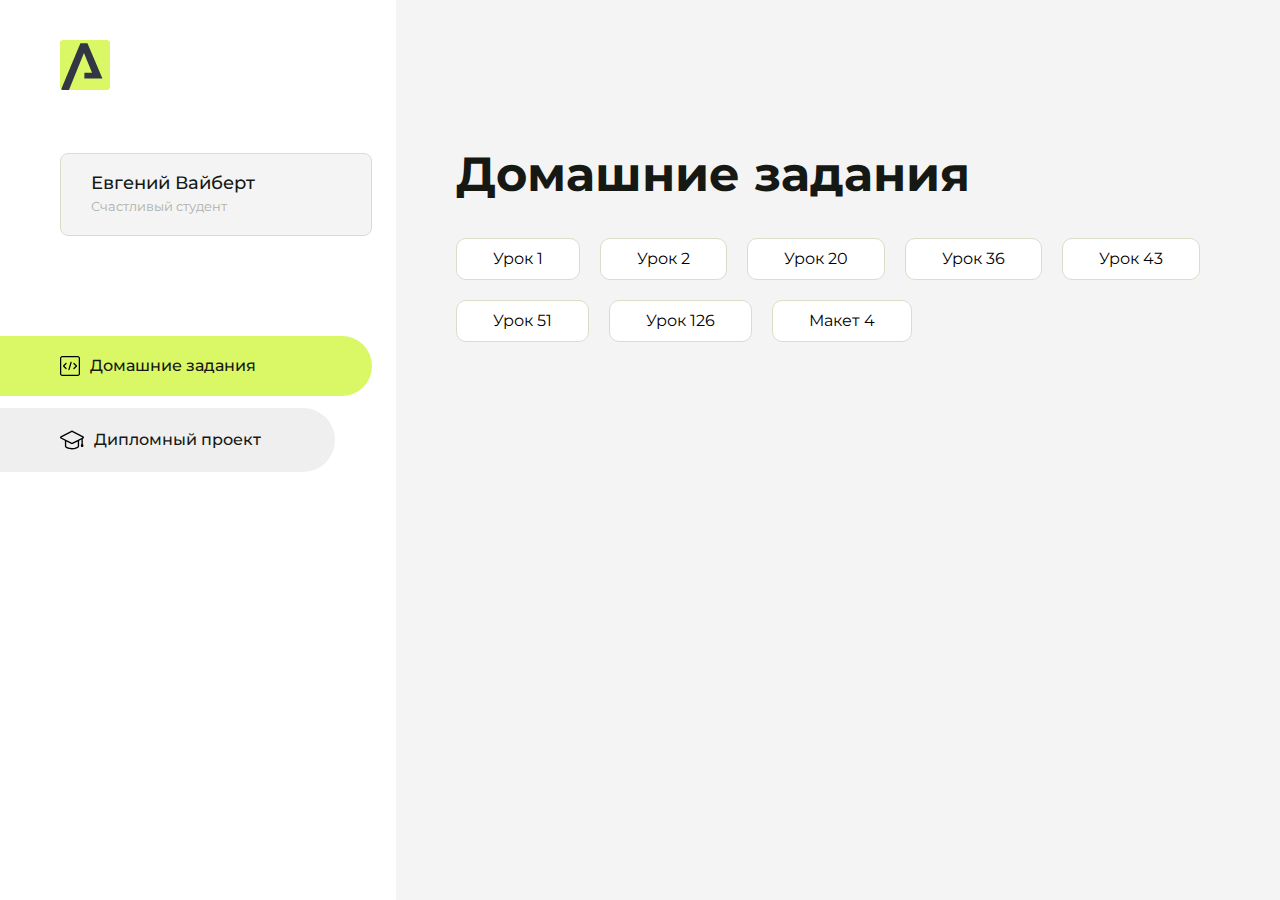
<file: index.html>
<!DOCTYPE html>
<html lang="en">
<head>
    <meta charset="UTF-8">
    <meta name="viewport" content="width=device-width, initial-scale=1.0">
    <title>Домашняя работа</title>
    <link rel="shortcut icon" href="src/logo.ico" type="image/x-icon">
    <link rel="preconnect" href="https://fonts.googleapis.com">
    <link rel="preconnect" href="https://fonts.gstatic.com" crossorigin>
    <link href="https://fonts.googleapis.com/css2?family=Montserrat:wght@400;500;700&family=Rubik:wght@500&display=swap"
          rel="stylesheet">
    <link rel="stylesheet" href="src/style.css">
</head>
<body id="body">
<div class="overlay" id="overlay"></div>
<div class="layout">
    <div class="burger" id="burger">
        <svg viewBox="0 0 24 24" fill="none" xmlns="http://www.w3.org/2000/svg">
            <g id="SVGRepo_bgCarrier" stroke-width="0"></g>
            <g id="SVGRepo_tracerCarrier" stroke-linecap="round" stroke-linejoin="round"></g>
            <g id="SVGRepo_iconCarrier">
                <path d="M4 18L20 18" stroke="#DAF765" stroke-width="2" stroke-linecap="round"></path>
                <path d="M4 12L20 12" stroke="#DAF765" stroke-width="2" stroke-linecap="round"></path>
                <path d="M4 6L20 6" stroke="#DAF765" stroke-width="2" stroke-linecap="round"></path>
            </g>
        </svg>
    </div>
    <aside class="sidebar" id="sidebar">
        <div class="sidebar__inner">
            <div class="logo">
                <svg width="50" height="50" viewBox="0 0 50 50" fill="none" xmlns="http://www.w3.org/2000/svg">
                    <g clip-path="url(#clip0_513_74730)">
                        <path d="M46.17 -0.257004H3.83C1.57281 -0.257004 -0.257 1.57281 -0.257 3.83V46.17C-0.257 48.4272 1.57281 50.257 3.83 50.257H46.17C48.4272 50.257 50.257 48.4272 50.257 46.17V3.83C50.257 1.57281 48.4272 -0.257004 46.17 -0.257004Z"
                              fill="#DAF765"/>
                        <path d="M24.375 38.4H42.461L27.441 3.1585H20.4355C20.4355 3.1585 6.7895 35.881 1.1945 49.294C2.015 50.0275 3.0945 50.257 3.6945 50.257H8.8445L23.954 13.07L32.0465 32.8285H24.375V38.4Z"
                              fill="#323843"/>
                    </g>
                    <defs>
                        <clipPath id="clip0_513_74730">
                            <rect width="50" height="50" fill="white"/>
                        </clipPath>
                    </defs>
                </svg>
            </div>
            <div class="sidebar__user">
                <div class="sidebar__name">Евгений Вайберт</div>
                <div class="sidebar__text">Счастливый студент</div>
            </div>
            <div class="sidebar__tabs">
                <div class="sidebar__item">
                    <button class="sidebar__button active" id="tasks">
                        <svg xmlns="http://www.w3.org/2000/svg" width="20" height="20" viewBox="0 0 20 20" fill="none">
                            <g clip-path="url(#clip0_704_74543)">
                                <path d="M17.7083 20H2.29167C1.0275 20 0 18.9725 0 17.7083V2.29167C0 1.0275 1.0275 0 2.29167 0H17.7083C18.9725 0 20 1.0275 20 2.29167V17.7083C20 18.9725 18.9725 20 17.7083 20ZM2.29167 1.25C1.7175 1.25 1.25 1.7175 1.25 2.29167V17.7083C1.25 18.2825 1.7175 18.75 2.29167 18.75H17.7083C18.2825 18.75 18.75 18.2825 18.75 17.7083V2.29167C18.75 1.7175 18.2825 1.25 17.7083 1.25H2.29167Z"
                                      fill="black"/>
                                <path d="M6.04167 13.125C5.88167 13.125 5.72167 13.0642 5.6 12.9417L3.1 10.4417C2.85583 10.1975 2.85583 9.80167 3.1 9.5575L5.6 7.0575C5.84417 6.81333 6.24 6.81333 6.48417 7.0575C6.72833 7.30167 6.72833 7.6975 6.48417 7.94167L4.42583 10L6.48417 12.0583C6.72833 12.3025 6.72833 12.6983 6.48417 12.9425C6.36167 13.0642 6.20167 13.125 6.04167 13.125Z"
                                      fill="black"/>
                                <path d="M8.95833 14.1667C8.9 14.1667 8.84 14.1583 8.78167 14.1417C8.45083 14.0442 8.26083 13.6967 8.35833 13.3658L10.4417 6.28251C10.5392 5.95084 10.8892 5.76417 11.2175 5.85917C11.5483 5.95667 11.7383 6.30417 11.6408 6.63501L9.5575 13.7183C9.47833 13.9908 9.22833 14.1667 8.95833 14.1667Z"
                                      fill="black"/>
                                <path d="M13.9583 13.125C13.7983 13.125 13.6383 13.0642 13.5167 12.9417C13.2725 12.6975 13.2725 12.3017 13.5167 12.0575L15.575 9.99916L13.5167 7.94083C13.2725 7.69666 13.2725 7.30083 13.5167 7.05666C13.7608 6.81249 14.1567 6.81249 14.4008 7.05666L16.9008 9.55666C17.145 9.80083 17.145 10.1967 16.9008 10.4408L14.4008 12.9408C14.2783 13.0642 14.1183 13.125 13.9583 13.125Z"
                                      fill="black"/>
                            </g>
                            <defs>
                                <clipPath id="clip0_704_74543">
                                    <rect width="20" height="20" fill="white"/>
                                </clipPath>
                            </defs>
                        </svg>
                        <span>Домашние задания</span></button>
                </div>
                <div class="sidebar__item">
                    <button class="sidebar__button" id="diplom">
                        <svg xmlns="http://www.w3.org/2000/svg" width="24" height="24" viewBox="0 0 24 24" fill="none">
                            <g clip-path="url(#clip0_704_74553)">
                                <path d="M23.2628 10.5971C23.7176 10.365 24 9.90375 24 9.39337C24 8.883 23.7176 8.42175 23.2628 8.18962L12.6135 2.75362C12.2291 2.55824 11.7705 2.55787 11.3854 2.75399L0.736875 8.19C0.282375 8.42175 0 8.883 0 9.39337C0 9.90375 0.282375 10.365 0.736875 10.5971L4.89038 12.7177V18.2074C4.89038 19.8154 8.412 21.393 12 21.393C15.5884 21.393 19.1096 19.815 19.1096 18.2074V12.7174L21.4609 11.517V15.8017L20.901 17.2305C20.7409 17.6389 20.7934 18.0994 21.0405 18.4616C21.2876 18.8246 21.6979 19.041 22.1366 19.041C22.5754 19.041 22.9852 18.8246 23.2324 18.462C23.4795 18.099 23.532 17.6385 23.3719 17.2301L22.8124 15.8021V10.827L23.2628 10.5971ZM17.7623 18.1721C17.6198 18.6375 15.3491 20.0419 12 20.0419C8.65088 20.0419 6.38025 18.6375 6.2415 18.2074V12.3037L6.23887 12.3019C6.23812 12.057 6.1065 11.8207 5.87325 11.7019L1.3515 9.39337L12 3.95737L22.6489 9.39337L12 14.8294L5.87325 11.7019C5.54063 11.5331 4.6695 11.6674 4.5 12C4.33012 12.3322 4.55813 12.5479 4.89038 12.7177L11.3857 16.0331C11.5781 16.1314 11.7889 16.1805 12 16.1805C12.2107 16.1805 12.4222 16.1314 12.6146 16.0331L17.7593 13.407L17.7623 18.1721Z"
                                      fill="black"/>
                            </g>
                            <defs>
                                <clipPath id="clip0_704_74553">
                                    <rect width="24" height="24" fill="white"/>
                                </clipPath>
                            </defs>
                        </svg>
                        <span>Дипломный проект</span></button>
                </div>
            </div>
        </div>

    </aside>
    <div class="content">
        <div class="container">
            <div class="content__block" id="tasksBlock">
                <div class="content__title">Домашние задания</div>
                <ul class="content__list">
                    <li class="content__list-item">
                        <a href="lesson-1/index.html">Урок 1</a>
                    </li>
                       <li class="content__list-item">
                        <a href="lesson-2/index.html">Урок 2</a>
                       </li>
                       <li class="content__list-item">
                        <a href="lesson20/index.html">Урок 20</a>
                    </li>
                         <li class="content__list-item">
                        <a href="lesson36/index.html">Урок 36</a>
                    </li>
                          <li class="content__list-item">
                        <a href="lesson43/index.html">Урок 43</a>
                    </li>
                           <li class="content__list-item">
                        <a href="lesson51/index.html">Урок 51</a>
                    </li>
                    </li>
                           <li class="content__list-item">
                        <a href="lessonjs/index.html">Урок 126</a>
                    </li>
                            <li class="content__list-item">
                        <a href="layout4/index.html">Макет 4</a>
                    </li>
                </ul>
            </div>
            <div class="content__block hidden" id="diplomBlock">
                <div class="content__title">Дипломный проект</div>
                <div class="content__list-diplom">
                    <a href="ПАПКА-С-НОМЕРОМ-УРОКА">Ссылка на ДЗ</a>
                </div>
                <div class="content__decor">
                    <div class="content__decor-text">Давай проверим, чему ты научился!</div>
                    <div class="content__decor-img">
                        <img src="src/decor.png" alt="decor">
                    </div>
                </div>
            </div>
        </div>
    </div>
</div>
<script src="src/index.js"></script>
</body>
</html>
</file>
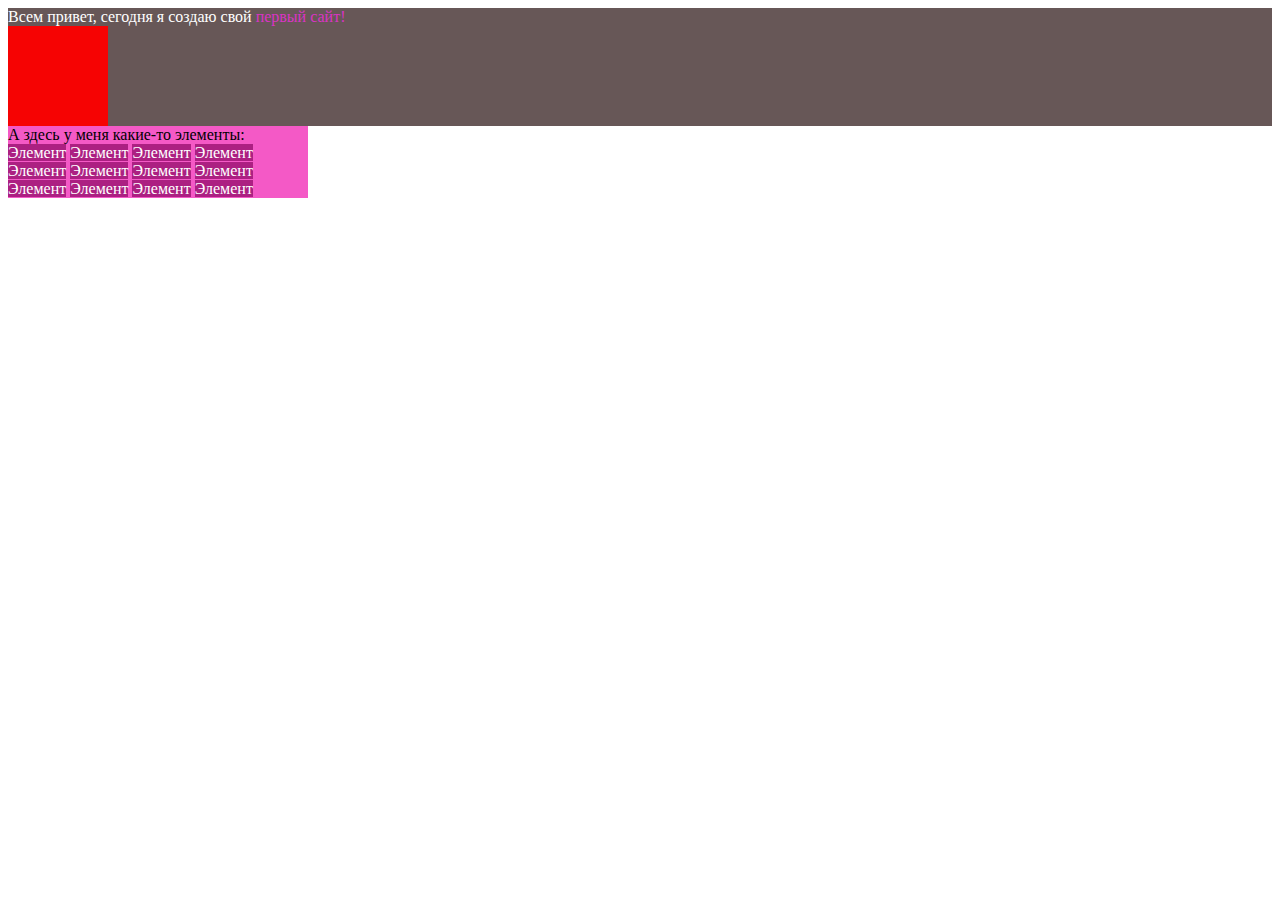
<file: lesson-1/index.html>
<!DOCTYPE html>
<html lang="en">

<head>
  <meta charset="UTF-8">
  <meta name="viewport" content="width=device-width, initial-scale=1.0">
  <title>Lesson-1</title>
  <style>
    .block-1{
      background: #372222c2;
      color: #fff;
    }
    .element-1{
      color: #da34c4;
    }
    .block-2{
      background: #f60303;
      width: 100px;
      height: 100px;
    }
    .block-3{
      background: #f459c6;
      width: 300px;
    }
    .element-2{
      background: #ac2082;
      color: #fff;
    }
    
  </style>
</head>

<body>
  <div class="block-1">
    Всем привет, сегодня я создаю свой <span class="element-1">первый сайт!</span>
    <div class="block-2"></div>
  </div>
  <div class="block-3">
    А здесь у меня какие-то элементы:
    <div>
      <span class="element-2">Элемент</span>
      <span class="element-2">Элемент</span>
      <span class="element-2">Элемент</span>
      <span class="element-2">Элемент</span>
      <span class="element-2">Элемент</span>
      <span class="element-2">Элемент</span>
      <span class="element-2">Элемент</span>
      <span class="element-2">Элемент</span>
      <span class="element-2">Элемент</span>
      <span class="element-2">Элемент</span>
      <span class="element-2">Элемент</span>
      <span class="element-2">Элемент</span>
    </div>
  </div>

</body>

</html>
</file>
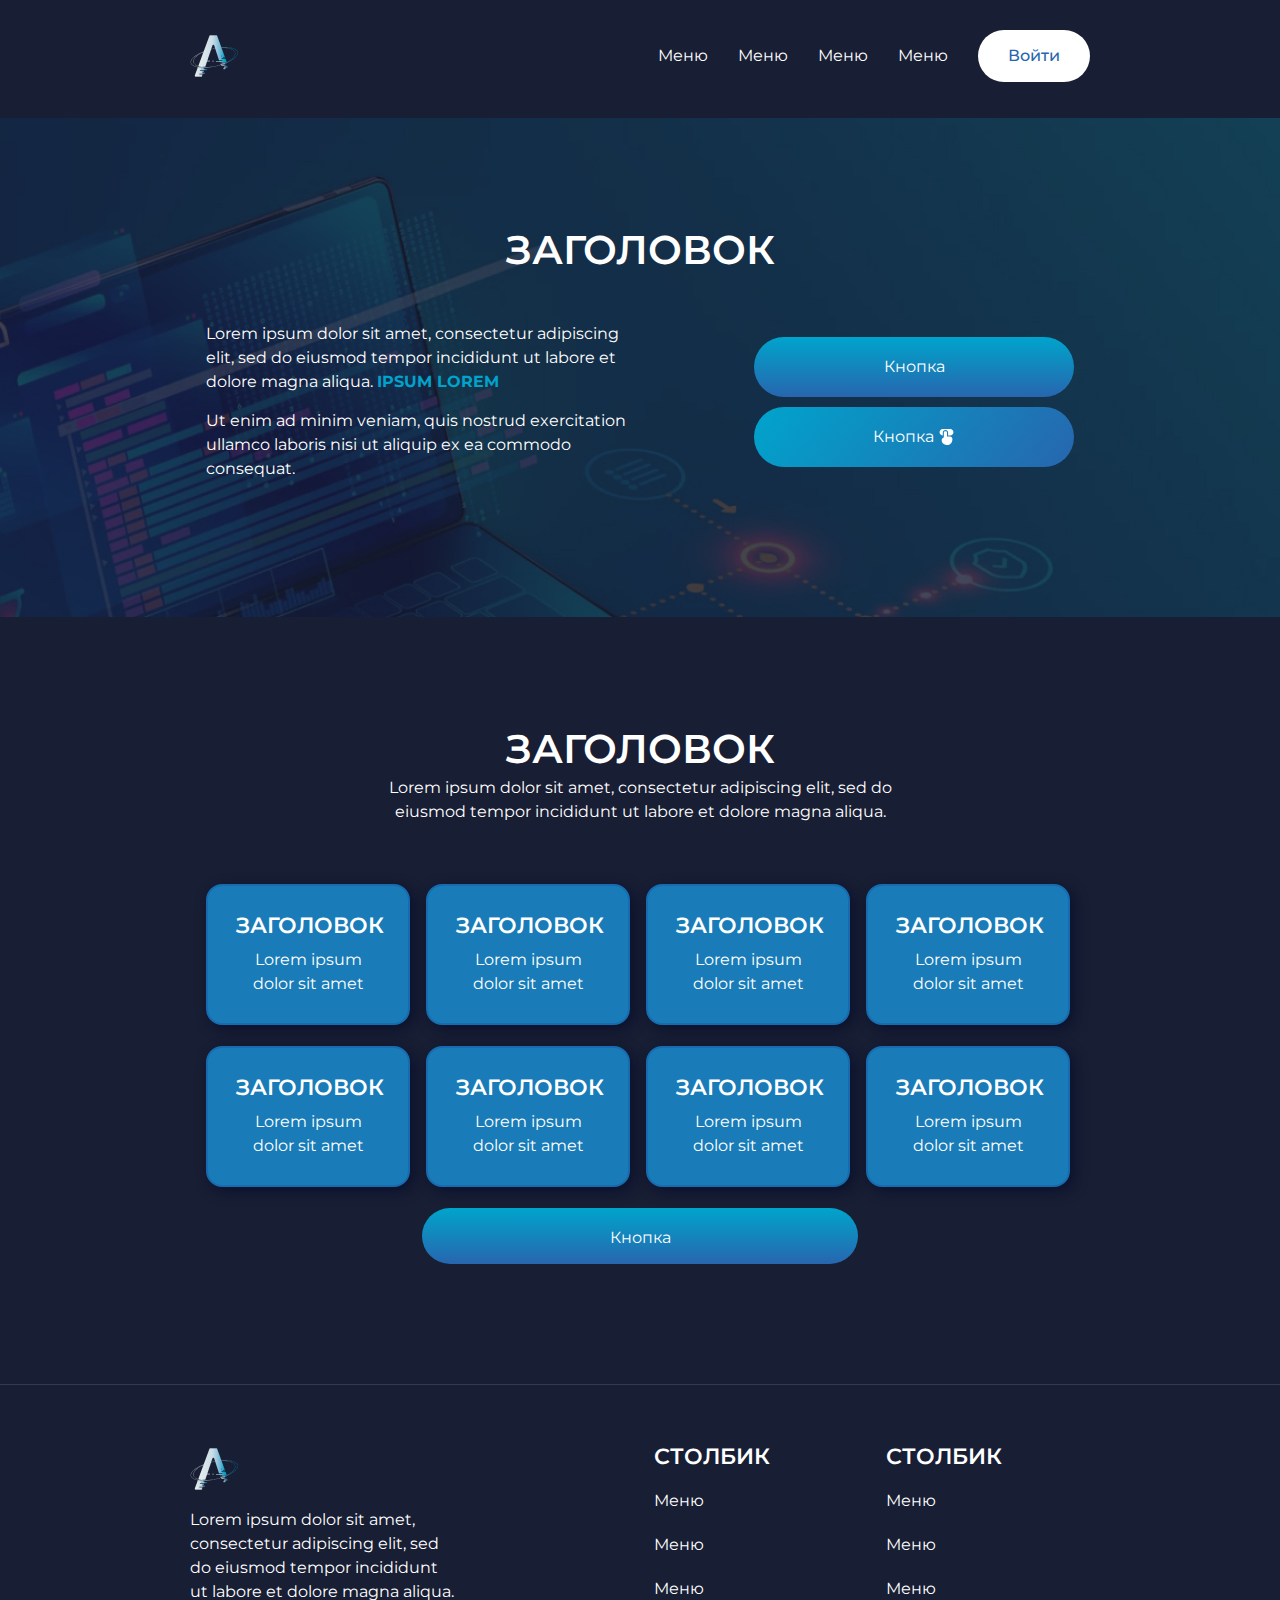
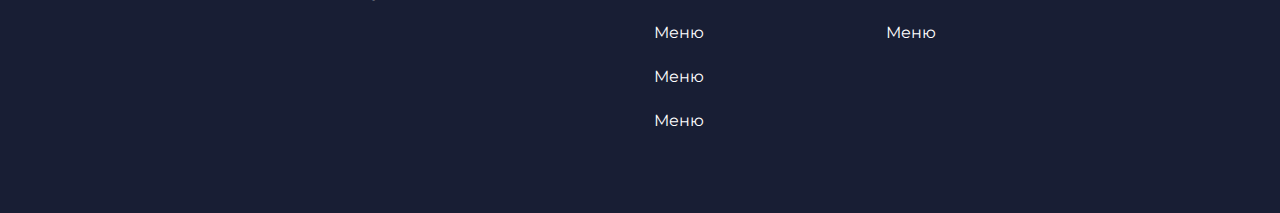
<file: lesson43/index.html>
<!DOCTYPE html>
<html lang="en">

<head>
  <meta charset="UTF-8">
  <meta name="viewport" content="width=device-width, initial-scale=1.0">
  <title>lesson43</title>
  <link rel="preconnect" href="https://fonts.googleapis.com">
  <link rel="preconnect" href="https://fonts.gstatic.com" crossorigin>
  <link href="https://fonts.googleapis.com/css2?family=Montserrat:ital,wght@0,100..900;1,100..900&display=swap"
    rel="stylesheet">
  <link rel="stylesheet" href="css/reset.css">
  <link rel="stylesheet" href="css/style.css">
</head>

<body>
  <header class="header">
    <div class="container">
      <div class="header-inner">
        <a href="#">
          <img src="img/logo.png" alt="Логотип компании">
        </a>
        <nav class="header-nav">
          <ul class="header-list">
            <li class="header-item">
              <a href="#">Меню</a>
            </li>
            <li class="header-item">
              <a href="#">Меню</a>
            </li>
            <li class="header-item">
              <a href="#">Меню</a>
            </li>
            <li class="header-item">
              <a href="#">Меню</a>
            </li>
          </ul>
        </nav>
        <a class="header-button" href="#">Войти</a>
      </div>
    </div>
  </header>
  <main>
    <section class="hero">
      <div class="container">
        <h1 class="hero-title">
          Заголовок
        </h1>
        <div class="hero-inner">
          <div class="hero-text">
            <p class="paragraph">
              Lorem ipsum dolor sit amet, consectetur adipiscing elit, sed do eiusmod tempor incididunt ut labore et
              dolore magna aliqua. <span>Ipsum lorem</span>
            </p>
            <p>
              Ut enim ad minim veniam, quis nostrud exercitation ullamco laboris nisi ut aliquip ex ea commodo
              consequat.
            </p>
          </div>
          <div class="hero-buttons">
            <a class="hero-button-one bottom" href="#">Кнопка</a>
            <a class="hero-button-two" href="#">Кнопка <img src="img/btn.svg" alt=""></a>
          </div>
        </div>
      </div>
    </section>
    <section class="cards">
      <div class="container">
        <h2 class="cards-title">
          Заголовок
        </h2>
        <p class="cards-text">
          Lorem ipsum dolor sit amet, consectetur adipiscing elit, sed do eiusmod tempor incididunt ut labore et dolore
          magna aliqua.
        </p>
        <ul class="cards-flex">
          <li class="card-flex-item">
            <h4 class="card-flex-title">
              Заголовок
            </h4>
            <p class="cards-flex-text">
              Lorem ipsum dolor sit amet
            </p>
          </li>
          <li class="card-flex-item">
            <h4 class="card-flex-title">
              Заголовок
            </h4>
            <p class="cards-flex-text">
              Lorem ipsum dolor sit amet
            </p>
          </li>
          <li class="card-flex-item">
            <h4 class="card-flex-title">
              Заголовок
            </h4>
            <p class="cards-flex-text">
              Lorem ipsum dolor sit amet
            </p>
          </li>
          <li class="card-flex-item">
            <h4 class="card-flex-title">
              Заголовок
            </h4>
            <p class="cards-flex-text">
              Lorem ipsum dolor sit amet
            </p>
          </li>
          <li class="card-flex-item">
            <h4 class="card-flex-title">
              Заголовок
            </h4>
            <p class="cards-flex-text">
              Lorem ipsum dolor sit amet
            </p>
          </li>
          <li class="card-flex-item">
            <h4 class="card-flex-title">
              Заголовок
            </h4>
            <p class="cards-flex-text">
              Lorem ipsum dolor sit amet
            </p>
          </li>
          <li class="card-flex-item">
            <h4 class="card-flex-title">
              Заголовок
            </h4>
            <p class="cards-flex-text">
              Lorem ipsum dolor sit amet
            </p>
          </li>
          <li class="card-flex-item">
            <h4 class="card-flex-title">
              Заголовок
            </h4>
            <p class="cards-flex-text">
              Lorem ipsum dolor sit amet
            </p>
          </li>
        </ul>
        <a class="cards-button" href="#">Кнопка</a>
      </div>
    </section>
  </main>
  <footer class="foter">
    <div class="container">
      <div class="foter-inner">
        <div class="foter-desc">
          <a href="#">
            <img src="img/logo.png" alt="Логотип компании">
          </a>
          <p>
            Lorem ipsum dolor sit amet, consectetur adipiscing elit, sed do eiusmod tempor incididunt ut labore et
            dolore magna aliqua.
          </p>
        </div>
        <div class="foter-col foter-col-margin">
          <h4 class="foter-title">
            Столбик
          </h4>
          <ul class="foter-list">
            <li class="foter-item">
              <a class="foter-link" href="#">
                Меню
              </a>
            </li>
            <li class="foter-item">
              <a class="foter-link" href="#">
                Меню
              </a>
            </li>
            <li class="foter-item">
              <a class="foter-link" href="#">
                Меню
              </a>
            </li>
            <li class="foter-item">
              <a class="foter-link" href="#">
                Меню
              </a>
            </li>
            <li class="foter-item">
              <a class="foter-link" href="#">
                Меню
              </a>
            </li>
            <li class="foter-item">
              <a class="foter-link" href="#">
                Меню
              </a>
            </li>
          </ul>
        </div>
        <div class="foter-col">
          <h4 class="foter-title">
            Столбик
          </h4>
          <ul class="foter-list">
            <li class="foter-item">
              <a class="foter-link" href="#">
                Меню
              </a>
            </li>
            <li class="foter-item">
              <a class="foter-link" href="#">
                Меню
              </a>
            </li>
            <li class="foter-item">
              <a class="foter-link" href="#">
                Меню
              </a>
            </li>
            <li class="foter-item">
              <a class="foter-link" href="#">
                Меню
              </a>
            </li>
          </ul>
        </div>
      </div>
    </div>
  </footer>

</body>

</html>
</file>
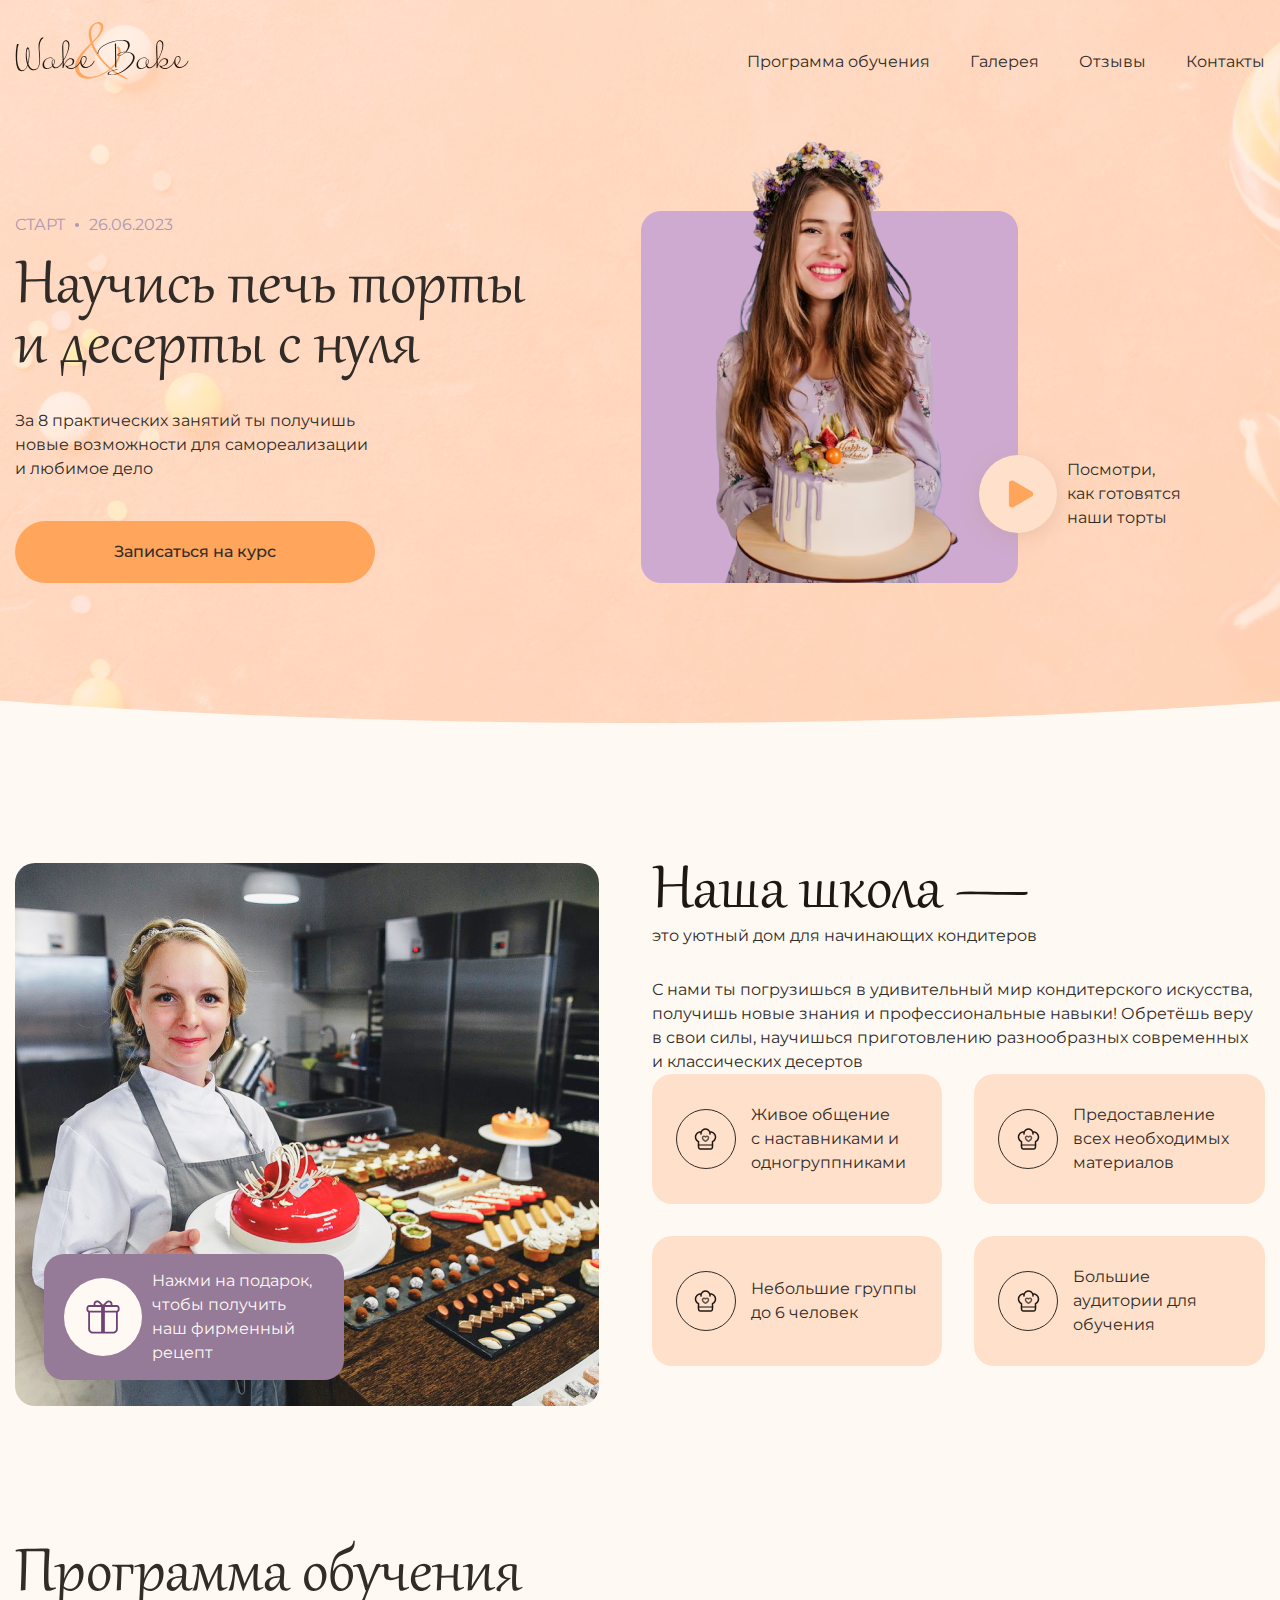
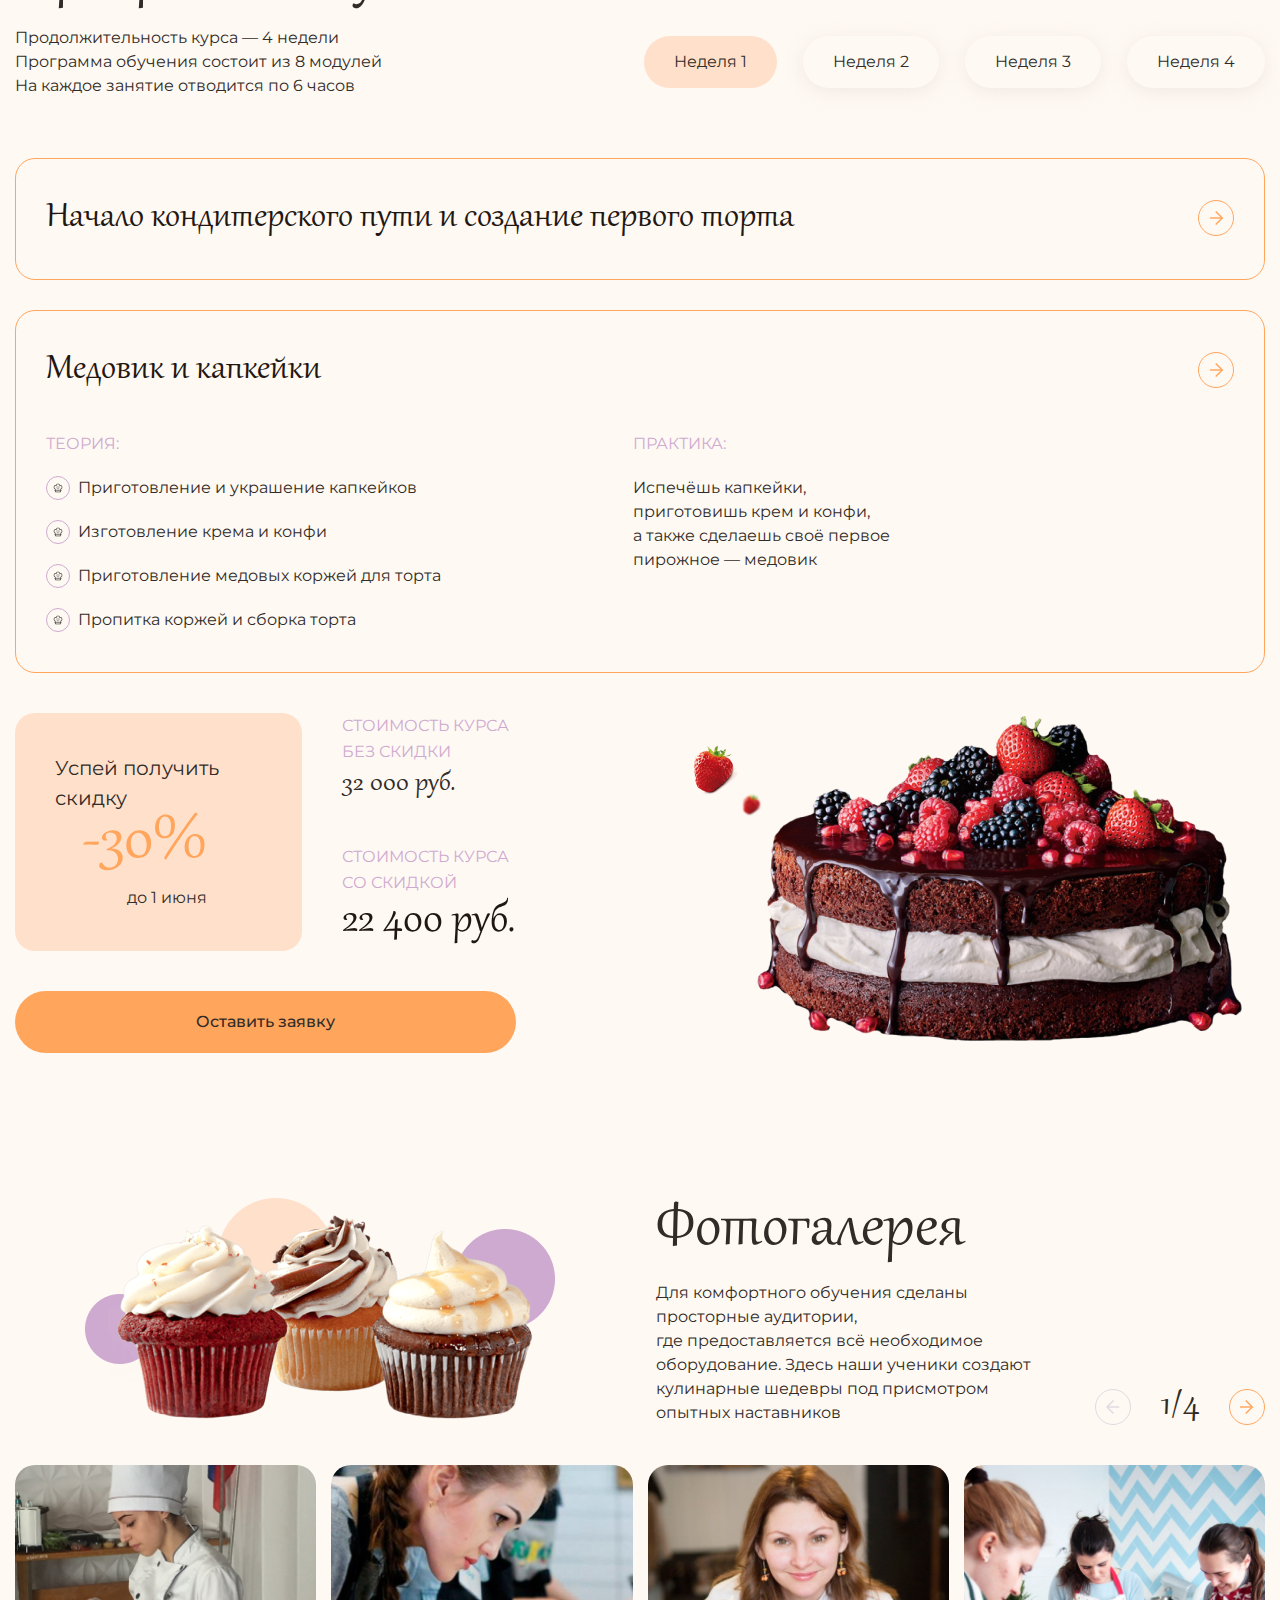
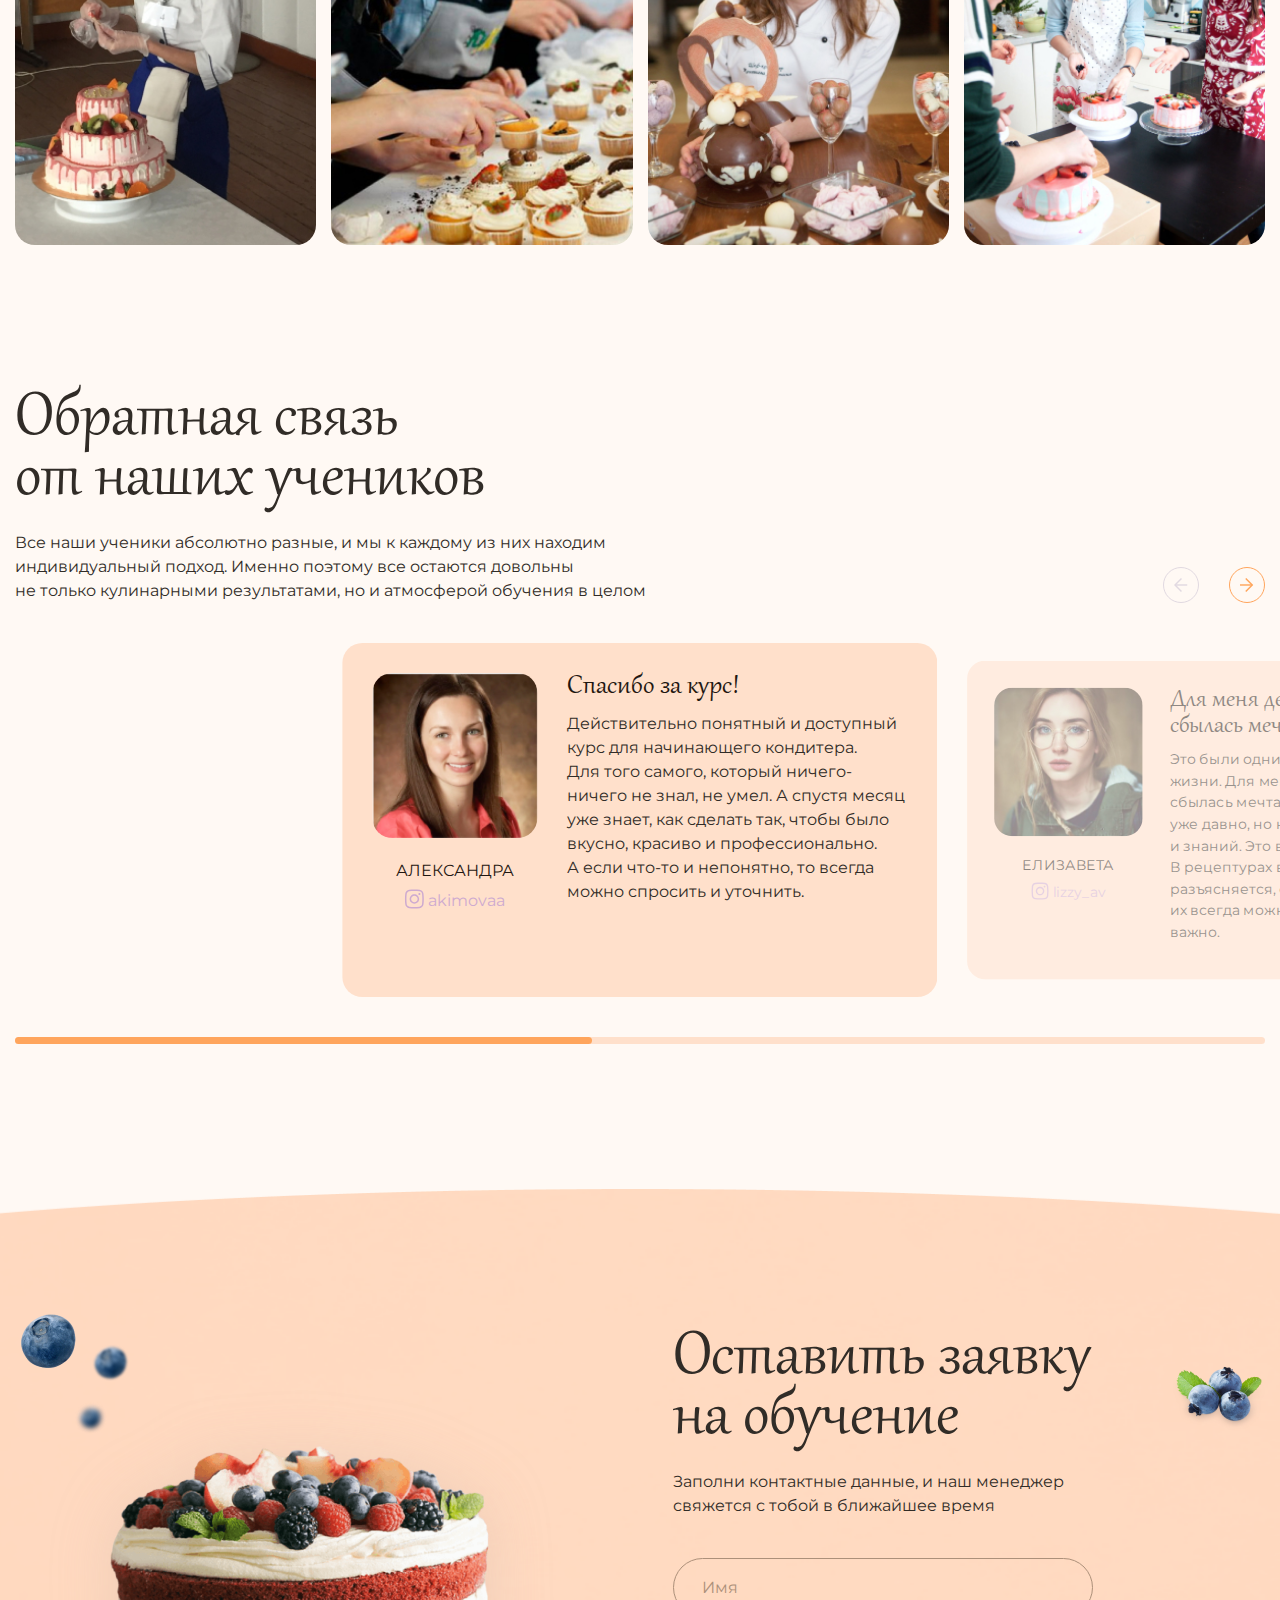
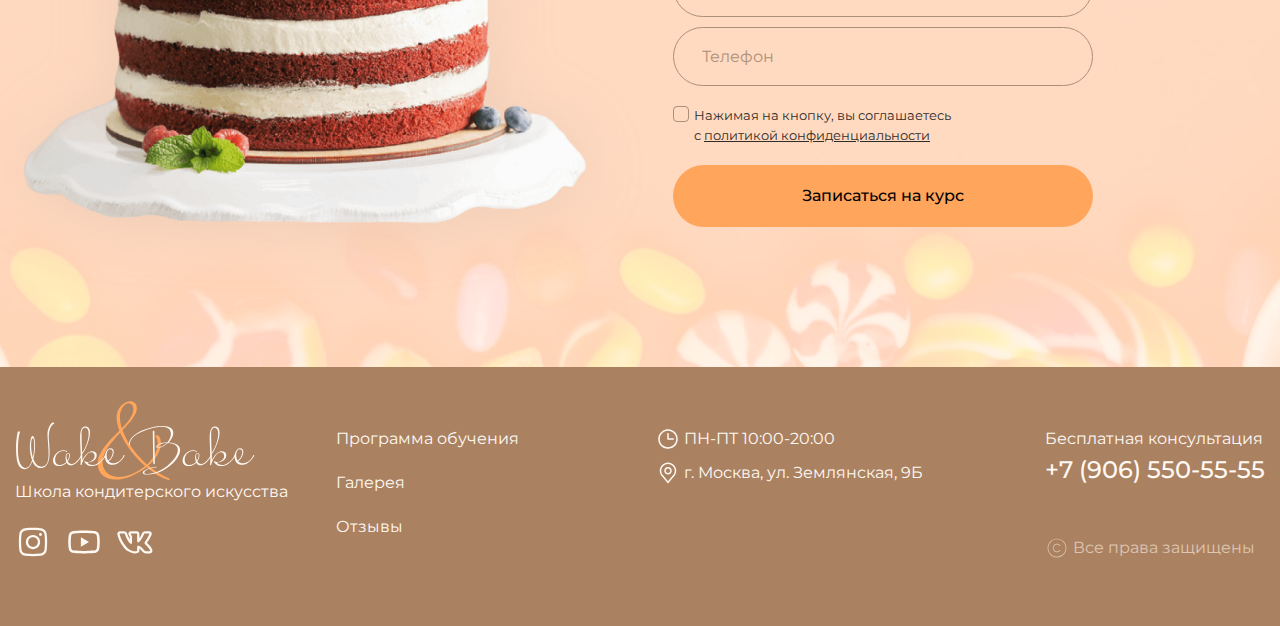
<file: lessonjs/index.html>
<!DOCTYPE html>
<html lang="ru">

<head>
    <meta charset="UTF-8">
    <meta http-equiv="X-UA-Compatible" content="IE=edge">
    <meta name="viewport" content="width=device-width, initial-scale=1.0">
    <title>Wake & Bake</title>
    <link href="css/swiper-bundle.min.css" rel="stylesheet">
    <link href="css/style.css" rel="stylesheet">
</head>

<body class="body">
    <div class="wrapper">
        <header class="header">
            <div class="header__top">
                <div class="container">
                    <div class="header__top-inner">
                        <a class="header__logo" href="/">
                            <img src="img/icons/logos/logo-dark.svg" alt="Логотип компании Wake & Bake">
                        </a>
                        <nav class="nav">
                            <ul class="nav__list">
                                <li class="nav__item">
                                    <a class="nav__link" href="#program">
                                        Программа обучения
                                    </a>
                                </li>
                                <li class="nav__item">
                                    <a class="nav__link" href="#gallery">
                                        Галерея
                                    </a>
                                </li>
                                <li class="nav__item">
                                    <a class="nav__link" href="#testimonials">
                                        Отзывы
                                    </a>
                                </li>
                                <li class="nav__item">
                                    <a class="nav__link" href="#contact">
                                        Контакты
                                    </a>
                                </li>
                            </ul>
                        </nav>
                        <a class="burger-icon" href="#">
                            <span></span>
                        </a>
                    </div>
                </div>
            </div>
            <section class="header__hero hero">
                <div class="container">
                    <div class="hero__inner">
                        <div class="hero__content">
                            <div class="hero__info">
                                <span>Старт</span>
                                <span>26.06.2023</span>
                            </div>
                            <h1 class="hero__title title">
                                Научись печь торты и десерты с нуля
                            </h1>
                            <p class="hero__text">
                                За 8 практических занятий ты получишь новые возможности для самореализации и любимое
                                дело
                            </p>
                            <div class="hero__img-conrol hero__img-conrol--mobile">
                                <a class="hero__img-button" data-fslightbox href="video/cake.mp4">
                                    <img src="img/icons/play.svg" alt="">
                                </a>
                                Посмотри, как готовятся наши торты
                            </div>
                            <a class="hero__button button" href="#contact">
                                Записаться на курс
                            </a>
                        </div>
                        <div class="hero__img">
                            <img src="img/content/girl.png" alt="Девушка с тортом в руках">
                            <div class="hero__img-conrol">
                                <a class="hero__img-button" data-fslightbox="video" href="video/cake.mp4">
                                    <img src="img/icons/play.svg" alt="">
                                </a>
                                Посмотри, как готовятся наши торты
                            </div>
                        </div>
                    </div>
                </div>
            </section>
        </header>
        <main class="main">
            <section class="main__about about">
                <div class="container">
                    <div class="about__inner">
                        <div class="about__img">
                            <img src="img/content/girl-2.jpg" alt="Девушка с тортом в руках">
                            <div class="about__img-conrol">
                                <a class="about__img-button" href="#">
                                    <img src="img/icons/gift.svg" alt="">
                                </a>
                                Нажми на подарок, чтобы получить наш фирменный рецепт
                            </div>
                        </div>
                        <div class="about__body">
                            <div class="about__heading">
                                <h2 class="about__title title">
                                    Наша школа —
                                </h2>
                                <p class="about__title-text">
                                    это уютный дом для начинающих кондитеров
                                </p>
                                <p class="about__text">
                                    С нами ты погрузишься в удивительный мир кондитерского искусства, получишь новые
                                    знания и профессиональные навыки! Обретёшь веру в свои силы, научишься приготовлению
                                    разнообразных современных и классических десертов
                                </p>
                            </div>
                            <ul class="about__grid">
                                <li class="about__grid-item">
                                    <div class="about__grid-img">
                                        <img src="img/icons/hat-2.svg" alt="">
                                    </div>
                                    <p class="about__grid-text">
                                        Живое общение с наставниками и одногруппниками
                                    </p>
                                </li>
                                <li class="about__grid-item">
                                    <div class="about__grid-img">
                                        <img src="img/icons/hat-2.svg" alt="">
                                    </div>
                                    <p class="about__grid-text">
                                        Предоставление всех необходимых материалов
                                    </p>
                                </li>
                                <li class="about__grid-item">
                                    <div class="about__grid-img">
                                        <img src="img/icons/hat-2.svg" alt="">
                                    </div>
                                    <p class="about__grid-text">
                                        Небольшие группы до 6 человек
                                    </p>
                                </li>
                                <li class="about__grid-item">
                                    <div class="about__grid-img">
                                        <img src="img/icons/hat-2.svg" alt="">
                                    </div>
                                    <p class="about__grid-text">
                                        Большие аудитории для обучения
                                    </p>
                                </li>
                            </ul>
                        </div>
                    </div>
                </div>
            </section>

            <section class="main__program program" id="program">
                <div class="container">
                    <h2 class="program__title title">
                        Программа обучения
                    </h2>
                    <div class="program__top">
                        <p class="program__text">
                            Продолжительность курса — 4 недели
                            <br>
                            Программа обучения состоит из 8 модулей
                            <br>
                            На каждое занятие отводится по 6 часов
                        </p>
                        <ul class="tab-controls">
                            <li class="tab-controls__item">
                                <a class="tab-controls__link tab-controls__link--active" href="#tab1">
                                    Неделя 1
                                </a>
                            </li>
                            <li class="tab-controls__item">
                                <a class="tab-controls__link" href="#tab2">
                                    Неделя 2
                                </a>
                            </li>
                            <li class="tab-controls__item">
                                <a class="tab-controls__link" href="#tab3">
                                    Неделя 3
                                </a>
                            </li>
                            <li class="tab-controls__item">
                                <a class="tab-controls__link" href="#tab4">
                                    Неделя 4
                                </a>
                            </li>
                        </ul>
                    </div>
                    <div class="program__tab-content tab-content tab-content--show" id="tab1">
                        <ul class="accordeon-list">
                            <li class="accordeon-list__item">
                                <a class="accordeon-list__control" href="#">
                                    <h3 class="accordeon-list__control-title">
                                        Начало кондитерского пути и создание первого торта
                                    </h3>
                                    <div class="accordeon-list__control-icon">
                                        <svg width="14" height="14" viewBox="0 0 14 14" fill="none"
                                            xmlns="http://www.w3.org/2000/svg">
                                            <path
                                                d="M5.25653 12.96L11.2325 6.984L5.25654 1.008L6.26454 -3.0528e-07L13.2485 6.984L6.26454 13.968L5.25653 12.96Z"
                                                fill="#FFA55C" />
                                            <path
                                                d="M12.2402 6.26465L12.2402 7.70465L0.000234839 7.70465L0.000234902 6.26465L12.2402 6.26465Z"
                                                fill="#FFA55C" />
                                        </svg>
                                    </div>
                                </a>
                                <div class="accordeon-list__content">
                                    <div class="accordion-content">
                                        <div class="accordion-content__col">
                                            <h6 class="accordion-content__title">
                                                Теория:
                                            </h6>
                                            <ul class="accordion-content__list">
                                                <li class="accordion-content__item">
                                                    <div class="accordion-content__icon">
                                                        <img src="img/icons/hat-1.svg" alt="">
                                                    </div>
                                                    Организация рабочего места
                                                </li>
                                                <li class="accordion-content__item">
                                                    <div class="accordion-content__icon">
                                                        <img src="img/icons/hat-1.svg" alt="">
                                                    </div>
                                                    Подготовка необходимого инвентаря
                                                </li>
                                                <li class="accordion-content__item">
                                                    <div class="accordion-content__icon">
                                                        <img src="img/icons/hat-1.svg" alt="">
                                                    </div>
                                                    Выбор необходимых продуктов
                                                </li>
                                                <li class="accordion-content__item">
                                                    <div class="accordion-content__icon">
                                                        <img src="img/icons/hat-1.svg" alt="">
                                                    </div>
                                                    Советы по закупке необходимых продуктов и инвентаря
                                                </li>
                                                <li class="accordion-content__item">
                                                    <div class="accordion-content__icon">
                                                        <img src="img/icons/hat-1.svg" alt="">
                                                    </div>
                                                    Обзор хранения и заготовки сырья
                                                </li>
                                            </ul>
                                        </div>
                                        <div class="accordion-content__col">
                                            <h6 class="accordion-content__title">
                                                Практика:
                                            </h6>
                                            <p class="accordion-content__text">
                                                Испечёшь морковный торт с солёной карамелью
                                            </p>
                                        </div>
                                    </div>
                                </div>
                            <li class="accordeon-list__item">
                                <a class="accordeon-list__control" href="#">
                                    <h3 class="accordeon-list__control-title">
                                        Медовик и капкейки
                                    </h3>
                                    <div class="accordeon-list__control-icon">
                                        <svg width="14" height="14" viewBox="0 0 14 14" fill="none"
                                            xmlns="http://www.w3.org/2000/svg">
                                            <path
                                                d="M5.25653 12.96L11.2325 6.984L5.25654 1.008L6.26454 -3.0528e-07L13.2485 6.984L6.26454 13.968L5.25653 12.96Z"
                                                fill="#FFA55C" />
                                            <path
                                                d="M12.2402 6.26465L12.2402 7.70465L0.000234839 7.70465L0.000234902 6.26465L12.2402 6.26465Z"
                                                fill="#FFA55C" />
                                        </svg>
                                    </div>
                                </a>
                                <a class="accordeon-list__content">
                                    <div class="accordion-content">
                                        <div class="accordion-content__col">
                                            <h6 class="accordion-content__title">
                                                Теория:
                                            </h6>
                                            <ul class="accordion-content__list">
                                                <li class="accordion-content__item">
                                                    <div class="accordion-content__icon">
                                                        <img src="img/icons/hat-1.svg" alt="">
                                                    </div>
                                                    Приготовление и украшение капкейков
                                                </li>
                                                <li class="accordion-content__item">
                                                    <div class="accordion-content__icon">
                                                        <img src="img/icons/hat-1.svg" alt="">
                                                    </div>
                                                    Изготовление крема и конфи
                                                </li>
                                                <li class="accordion-content__item">
                                                    <div class="accordion-content__icon">
                                                        <img src="img/icons/hat-1.svg" alt="">
                                                    </div>
                                                    Приготовление медовых коржей для торта
                                                </li>
                                                <li class="accordion-content__item">
                                                    <div class="accordion-content__icon">
                                                        <img src="img/icons/hat-1.svg" alt="">
                                                    </div>
                                                    Пропитка коржей и сборка торта
                                                </li>
                                            </ul>
                                        </div>
                                        <div class="accordion-content__col">
                                            <h6 class="accordion-content__title">
                                                Практика:
                                            </h6>
                                            <p class="accordion-content__text">
                                                Испечёшь капкейки, приготовишь крем и конфи, а также сделаешь своё
                                                первое пирожное — медовик
                                            </p>
                                        </div>
                                    </div>
                                </a>
                            </li>
                        </ul>
                    </div>
                    <div class="program__tab-content tab-content" id="tab2">
                        <ul class="accordeon-list">
                            <li class="accordeon-list__item">
                                <a class="accordeon-list__control" href="#">
                                    <h3 class="accordeon-list__control-title">
                                        Песочное тесто и чизкейк
                                    </h3>
                                    <div class="accordeon-list__control-icon">
                                        <svg width="14" height="14" viewBox="0 0 14 14" fill="none"
                                            xmlns="http://www.w3.org/2000/svg">
                                            <path
                                                d="M5.25653 12.96L11.2325 6.984L5.25654 1.008L6.26454 -3.0528e-07L13.2485 6.984L6.26454 13.968L5.25653 12.96Z"
                                                fill="#FFA55C" />
                                            <path
                                                d="M12.2402 6.26465L12.2402 7.70465L0.000234839 7.70465L0.000234902 6.26465L12.2402 6.26465Z"
                                                fill="#FFA55C" />
                                        </svg>
                                    </div>
                                </a>
                                <div class="accordeon-list__content">
                                    <div class="accordion-content">
                                        <div class="accordion-content__col">
                                            <h6 class="accordion-content__title">
                                                Теория:
                                            </h6>
                                            <ul class="accordion-content__list">
                                                <li class="accordion-content__item">
                                                    <div class="accordion-content__icon">
                                                        <img src="img/icons/hat-1.svg" alt="">
                                                    </div>
                                                    Приготовление песочного теста
                                                </li>
                                                <li class="accordion-content__item">
                                                    <div class="accordion-content__icon">
                                                        <img src="img/icons/hat-1.svg" alt="">
                                                    </div>
                                                    Тонкости в приготовлении меренги
                                                </li>
                                                <li class="accordion-content__item">
                                                    <div class="accordion-content__icon">
                                                        <img src="img/icons/hat-1.svg" alt="">
                                                    </div>
                                                    Изготовление заварного крема
                                                </li>
                                                <li class="accordion-content__item">
                                                    <div class="accordion-content__icon">
                                                        <img src="img/icons/hat-1.svg" alt="">
                                                    </div>
                                                    Выпечка тарталеток
                                                </li>
                                                <li class="accordion-content__item">
                                                    <div class="accordion-content__icon">
                                                        <img src="img/icons/hat-1.svg" alt="">
                                                    </div>
                                                    Приготовление нежного чизкейка
                                                </li>
                                            </ul>
                                        </div>
                                        <div class="accordion-content__col">
                                            <h6 class="accordion-content__title">
                                                Практика:
                                            </h6>
                                            <p class="accordion-content__text">
                                                Приготовишь меренги, сделаешь заварной крем для тарталеток и испечёшь
                                                свой первый чизкейк
                                            </p>
                                        </div>
                                    </div>
                                </div>
                            </li>
                            <li class="accordeon-list__item">
                                <a class="accordeon-list__control" href="#">
                                    <h3 class="accordeon-list__control-title">
                                        Бисквиты
                                    </h3>
                                    <div class="accordeon-list__control-icon">
                                        <svg width="14" height="14" viewBox="0 0 14 14" fill="none"
                                            xmlns="http://www.w3.org/2000/svg">
                                            <path
                                                d="M5.25653 12.96L11.2325 6.984L5.25654 1.008L6.26454 -3.0528e-07L13.2485 6.984L6.26454 13.968L5.25653 12.96Z"
                                                fill="#FFA55C" />
                                            <path
                                                d="M12.2402 6.26465L12.2402 7.70465L0.000234839 7.70465L0.000234902 6.26465L12.2402 6.26465Z"
                                                fill="#FFA55C" />
                                        </svg>
                                    </div>
                                </a>
                                <div class="accordeon-list__content">
                                    <div class="accordion-content">
                                        <div class="accordion-content__col">
                                            <h6 class="accordion-content__title">
                                                Теория:
                                            </h6>
                                            <ul class="accordion-content__list">
                                                <li class="accordion-content__item">
                                                    <div class="accordion-content__icon">
                                                        <img src="img/icons/hat-1.svg" alt="">
                                                    </div>
                                                    Тонкости выпечки бисквитов
                                                </li>
                                                <li class="accordion-content__item">
                                                    <div class="accordion-content__icon">
                                                        <img src="img/icons/hat-1.svg" alt="">
                                                    </div>
                                                    Приготовление ванильного бисквита
                                                </li>
                                                <li class="accordion-content__item">
                                                    <div class="accordion-content__icon">
                                                        <img src="img/icons/hat-1.svg" alt="">
                                                    </div>
                                                    Приготовление фисташкового бисквита
                                                </li>
                                                <li class="accordion-content__item">
                                                    <div class="accordion-content__icon">
                                                        <img src="img/icons/hat-1.svg" alt="">
                                                    </div>
                                                    Приготовление шоколадного бисквита
                                                </li>
                                            </ul>
                                        </div>
                                        <div class="accordion-content__col">
                                            <h6 class="accordion-content__title">
                                                Практика:
                                            </h6>
                                            <p class="accordion-content__text">
                                                Отработаешь выпечку трёх бисквитов для будущих тортов
                                            </p>
                                        </div>
                                    </div>
                                </div>
                        </ul>
                    </div>
                    <div class="program__tab-content tab-content" id="tab3">
                        <ul class="accordeon-list">
                            <li class="accordeon-list__item">
                                <a class="accordeon-list__control" href="#">
                                    <h3 class="accordeon-list__control-title">
                                        Дрожжевое тесто
                                    </h3>
                                    <div class="accordeon-list__control-icon">
                                        <svg width="14" height="14" viewBox="0 0 14 14" fill="none"
                                            xmlns="http://www.w3.org/2000/svg">
                                            <path
                                                d="M5.25653 12.96L11.2325 6.984L5.25654 1.008L6.26454 -3.0528e-07L13.2485 6.984L6.26454 13.968L5.25653 12.96Z"
                                                fill="#FFA55C" />
                                            <path
                                                d="M12.2402 6.26465L12.2402 7.70465L0.000234839 7.70465L0.000234902 6.26465L12.2402 6.26465Z"
                                                fill="#FFA55C" />
                                        </svg>
                                    </div>
                                </a>
                                <div class="accordeon-list__content">
                                    <div class="accordion-content">
                                        <div class="accordion-content__col">
                                            <h6 class="accordion-content__title">
                                                Теория:
                                            </h6>
                                            <ul class="accordion-content__list">
                                                <li class="accordion-content__item">
                                                    <div class="accordion-content__icon">
                                                        <img src="img/icons/hat-1.svg" alt="">
                                                    </div>
                                                    Технология приготовления дрожжевого теста: тонкости и советы
                                                </li>
                                                <li class="accordion-content__item">
                                                    <div class="accordion-content__icon">
                                                        <img src="img/icons/hat-1.svg" alt="">
                                                    </div>
                                                    Приготовление песочного теста
                                                </li>
                                                <li class="accordion-content__item">
                                                    <div class="accordion-content__icon">
                                                        <img src="img/icons/hat-1.svg" alt="">
                                                    </div>
                                                    Рецептурные нюансы
                                                </li>
                                            </ul>
                                        </div>
                                        <div class="accordion-content__col">
                                            <h6 class="accordion-content__title">
                                                Практика:
                                            </h6>
                                            <p class="accordion-content__text">
                                                Приготовишь заготовку для торта
                                            </p>
                                        </div>
                                    </div>
                                </div>
                            </li>
                            <li class="accordeon-list__item">
                                <a class="accordeon-list__control" href="#">
                                    <h3 class="accordeon-list__control-title">
                                        Работа с кремами
                                    </h3>
                                    <div class="accordeon-list__control-icon">
                                        <svg width="14" height="14" viewBox="0 0 14 14" fill="none"
                                            xmlns="http://www.w3.org/2000/svg">
                                            <path
                                                d="M5.25653 12.96L11.2325 6.984L5.25654 1.008L6.26454 -3.0528e-07L13.2485 6.984L6.26454 13.968L5.25653 12.96Z"
                                                fill="#FFA55C" />
                                            <path
                                                d="M12.2402 6.26465L12.2402 7.70465L0.000234839 7.70465L0.000234902 6.26465L12.2402 6.26465Z"
                                                fill="#FFA55C" />
                                        </svg>
                                    </div>
                                </a>
                                <div class="accordeon-list__content">
                                    <div class="accordion-content">
                                        <div class="accordion-content__col">
                                            <h6 class="accordion-content__title">
                                                Теория:
                                            </h6>
                                            <ul class="accordion-content__list">
                                                <li class="accordion-content__item">
                                                    <div class="accordion-content__icon">
                                                        <img src="img/icons/hat-1.svg" alt="">
                                                    </div>
                                                    Приготовление кремов: ганаши, кремю
                                                </li>
                                                <li class="accordion-content__item">
                                                    <div class="accordion-content__icon">
                                                        <img src="img/icons/hat-1.svg" alt="">
                                                    </div>
                                                    Создание заварного теста
                                                </li>
                                                <li class="accordion-content__item">
                                                    <div class="accordion-content__icon">
                                                        <img src="img/icons/hat-1.svg" alt="">
                                                    </div>
                                                    Приготовление профитролей и нескольких видов кремов
                                                </li>
                                            </ul>
                                        </div>
                                        <div class="accordion-content__col">
                                            <h6 class="accordion-content__title">
                                                Практика:
                                            </h6>
                                            <p class="accordion-content__text">
                                                Приготовишь профитроли и несколько видов кремов
                                            </p>
                                        </div>
                                    </div>
                                </div>
                            </li>
                        </ul>
                    </div>
                    <div class="program__tab-content tab-content" id="tab4">
                        <ul class="accordeon-list">
                            <li class="accordeon-list__item">
                                <a class="accordeon-list__control" href="#">
                                    <h3 class="accordeon-list__control-title">
                                        Mille-feuille, или Наполеон
                                    </h3>
                                    <div class="accordeon-list__control-icon">
                                        <svg width="14" height="14" viewBox="0 0 14 14" fill="none"
                                            xmlns="http://www.w3.org/2000/svg">
                                            <path
                                                d="M5.25653 12.96L11.2325 6.984L5.25654 1.008L6.26454 -3.0528e-07L13.2485 6.984L6.26454 13.968L5.25653 12.96Z"
                                                fill="#FFA55C" />
                                            <path
                                                d="M12.2402 6.26465L12.2402 7.70465L0.000234839 7.70465L0.000234902 6.26465L12.2402 6.26465Z"
                                                fill="#FFA55C" />
                                        </svg>
                                    </div>
                                </a>
                                <div class="accordeon-list__content">
                                    <div class="accordion-content">
                                        <div class="accordion-content__col">
                                            <h6 class="accordion-content__title">
                                                Теория:
                                            </h6>
                                            <ul class="accordion-content__list">
                                                <li class="accordion-content__item">
                                                    <div class="accordion-content__icon">
                                                        <img src="img/icons/hat-1.svg" alt="">
                                                    </div>
                                                    Приготовление слоёного теста
                                                </li>
                                                <li class="accordion-content__item">
                                                    <div class="accordion-content__icon">
                                                        <img src="img/icons/hat-1.svg" alt="">
                                                    </div>
                                                    Рецептура и создание крема дипломат
                                                </li>
                                                <li class="accordion-content__item">
                                                    <div class="accordion-content__icon">
                                                        <img src="img/icons/hat-1.svg" alt="">
                                                    </div>
                                                    Приготовление французского морковного десерта
                                                </li>
                                            </ul>
                                        </div>
                                        <div class="accordion-content__col">
                                            <h6 class="accordion-content__title">
                                                Практика:
                                            </h6>
                                            <p class="accordion-content__text">
                                                Испечёте торт «Наполеон» и приготовите необычный морковный десерт
                                            </p>
                                        </div>
                                    </div>
                                </div>
                            </li>
                            <li class="accordeon-list__item">
                                <a class="accordeon-list__control" href="#">
                                    <h3 class="accordeon-list__control-title">
                                        Завершение курса
                                    </h3>
                                    <div class="accordeon-list__control-icon">
                                        <svg width="14" height="14" viewBox="0 0 14 14" fill="none"
                                            xmlns="http://www.w3.org/2000/svg">
                                            <path
                                                d="M5.25653 12.96L11.2325 6.984L5.25654 1.008L6.26454 -3.0528e-07L13.2485 6.984L6.26454 13.968L5.25653 12.96Z"
                                                fill="#FFA55C" />
                                            <path
                                                d="M12.2402 6.26465L12.2402 7.70465L0.000234839 7.70465L0.000234902 6.26465L12.2402 6.26465Z"
                                                fill="#FFA55C" />
                                        </svg>
                                    </div>
                                </a>
                                <div class="accordeon-list__content">
                                    <div class="accordion-content">
                                        <div class="accordion-content__col">
                                            <h6 class="accordion-content__title">
                                                Теория:
                                            </h6>
                                            <ul class="accordion-content__list">
                                                <li class="accordion-content__item">
                                                    <div class="accordion-content__icon">
                                                        <img src="img/icons/hat-1.svg" alt="">
                                                    </div>
                                                    Работа кондитера на заказ
                                                </li>
                                                <li class="accordion-content__item">
                                                    <div class="accordion-content__icon">
                                                        <img src="img/icons/hat-1.svg" alt="">
                                                    </div>
                                                    Применение знаний о технологии выпечки к другим рецептам
                                                </li>
                                                <li class="accordion-content__item">
                                                    <div class="accordion-content__icon">
                                                        <img src="img/icons/hat-1.svg" alt="">
                                                    </div>
                                                    Разработка собственных рецептов
                                                </li>
                                            </ul>
                                        </div>
                                        <div class="accordion-content__col">
                                            <h6 class="accordion-content__title">
                                                Практика:
                                            </h6>
                                            <p class="accordion-content__text">
                                                Самостоятельно, без наставника испечёте торт на ваш выбор
                                            </p>
                                        </div>
                                    </div>
                                </div>
                            </li>
                        </ul>
                    </div>
                    <div class="program__bottom">
                        <div class="program__action">
                            <div class="program__discount">
                                Успей получить скидку
                                <div class="program__discount-value">
                                    -30%
                                </div>
                                <span>до 1 июня</span>
                            </div>
                            <div class="program__price">
                                <div class="program__price-text">
                                    Стоимость курса без скидки
                                </div>
                                <div class="program__price-value">
                                    32 000 руб.
                                </div>
                            </div>
                            <div class="program__price">
                                <div class="program__price-text">
                                    Стоимость курса со скидкой
                                </div>
                                <div class="program__price-value program__price-value--big">
                                    22 400 руб.
                                </div>
                            </div>
                            <a class="program__button button" href="#contact">
                                Оставить заявку
                            </a>
                        </div>
                        <div class="program__img">
                            <img src="img/decor/cake.png" alt="">
                        </div>
                    </div>
                </div>
            </section>

            <section class="main__gallery gallery" id="gallery">
                <div class="container">
                    <div class="gallery__inner">
                        <div class="gallery__img">
                            <img src="img/decor/cupcakes.png" alt="">
                        </div>
                        <div class="gallery__content">
                            <div class="gallery__info">
                                <h2 class="gallery__title title">
                                    Фотогалерея
                                </h2>
                                <p class="gallery__text">
                                    Для комфортного обучения сделаны просторные аудитории, где предоставляется
                                    всё необходимое оборудование. Здесь наши ученики создают кулинарные шедевры
                                    под присмотром опытных наставников
                                </p>
                            </div>
                            <div class="gallery__nav">
                                <button class="gallery__prev" type="button">
                                    <svg width="14" height="14" viewBox="0 0 14 14" fill="none"
                                        xmlns="http://www.w3.org/2000/svg">
                                        <path
                                            d="M7.992 1.00777L2.016 6.98377L7.992 12.9598L6.984 13.9678L-3.0528e-07 6.98377L6.984 -0.000227365L7.992 1.00777Z"
                                            fill="#FFA55C" />
                                        <path
                                            d="M1.0083 7.70312L1.0083 6.26313L13.2483 6.26312L13.2483 7.70312L1.0083 7.70312Z"
                                            fill="#FFA55C" />
                                    </svg>
                                </button>
                                <div class="gallery__pagination"></div>
                                <button class="gallery__next" type="button">
                                    <svg width="14" height="14" viewBox="0 0 14 14" fill="none"
                                        xmlns="http://www.w3.org/2000/svg">
                                        <path
                                            d="M5.25653 12.96L11.2325 6.984L5.25654 1.008L6.26454 -3.0528e-07L13.2485 6.984L6.26454 13.968L5.25653 12.96Z"
                                            fill="#FFA55C" />
                                        <path
                                            d="M12.2402 6.26465L12.2402 7.70465L0.000234839 7.70465L0.000234902 6.26465L12.2402 6.26465Z"
                                            fill="#FFA55C" />
                                    </svg>
                                </button>
                            </div>
                        </div>
                    </div>
                    <div class="gallery__slider swiper">
                        <div class="gallery__wrapper swiper-wrapper">
                            <a class="gallery__slide swiper-slide" data-fslightbox="gallery"
                                href="img/content/gallery/1.jpg">
                                <img src="img/content/gallery/1.jpg" alt="">
                            </a>
                            <a class="gallery__slide swiper-slide" data-fslightbox="gallery"
                                href="img/content/gallery/2.jpg">
                                <img src="img/content/gallery/2.jpg" alt="">
                            </a>
                            <a class="gallery__slide swiper-slide" data-fslightbox="gallery"
                                href="img/content/gallery/3.jpg">
                                <img src="img/content/gallery/3.jpg" alt="">
                            </a>
                            <a class="gallery__slide swiper-slide" data-fslightbox="gallery"
                                href="img/content/gallery/4.jpg">
                                <img src="img/content/gallery/4.jpg" alt="">
                            </a>
                            <a class="gallery__slide swiper-slide" data-fslightbox="gallery"
                                href="img/content/gallery/2.jpg">
                                <img src="img/content/gallery/2.jpg" alt="">
                            </a>
                            <a class="gallery__slide swiper-slide" data-fslightbox="gallery"
                                href="img/content/gallery/4.jpg">
                                <img src="img/content/gallery/4.jpg" alt="">
                            </a>
                            <a class="gallery__slide swiper-slide" data-fslightbox="gallery"
                                href="img/content/gallery/2.jpg">
                                <img src="img/content/gallery/2.jpg" alt="">
                            </a>
                        </div>
                    </div>
                </div>
            </section>

            <section class="main__testimonials testimonials" id="testimonials">
                <div class="container">
                    <div class="testimonials__inner">
                        <div class="testimonials__info">
                            <h2 class="testimonials__title title">
                                Обратная связь от наших учеников
                            </h2>
                            <p class="testimonials__text">
                                Все наши ученики абсолютно разные, и мы к каждому из них находим индивидуальный подход.
                                Именно поэтому все остаются довольны не только кулинарными результатами, но и атмосферой
                                обучения в целом
                            </p>
                        </div>
                        <div class="testimonials__nav">
                            <button class="testimonials__prev" type="button">
                                <svg width="14" height="14" viewBox="0 0 14 14" fill="none"
                                    xmlns="http://www.w3.org/2000/svg">
                                    <path
                                        d="M7.992 1.00777L2.016 6.98377L7.992 12.9598L6.984 13.9678L-3.0528e-07 6.98377L6.984 -0.000227365L7.992 1.00777Z"
                                        fill="#FFA55C" />
                                    <path
                                        d="M1.0083 7.70312L1.0083 6.26313L13.2483 6.26312L13.2483 7.70312L1.0083 7.70312Z"
                                        fill="#FFA55C" />
                                </svg>
                            </button>
                            <button class="testimonials__next" type="button">
                                <svg width="14" height="14" viewBox="0 0 14 14" fill="none"
                                    xmlns="http://www.w3.org/2000/svg">
                                    <path
                                        d="M5.25653 12.96L11.2325 6.984L5.25654 1.008L6.26454 -3.0528e-07L13.2485 6.984L6.26454 13.968L5.25653 12.96Z"
                                        fill="#FFA55C" />
                                    <path
                                        d="M12.2402 6.26465L12.2402 7.70465L0.000234839 7.70465L0.000234902 6.26465L12.2402 6.26465Z"
                                        fill="#FFA55C" />
                                </svg>
                            </button>
                        </div>
                    </div>
                    <div class="testimonials__slider swiper">
                        <div class="testimonials__wrapper swiper-wrapper">
                            <div class="testimonials__slide swiper-slide">
                                <div class="testimonials__student">
                                    <div class="testimonials__student-img">
                                        <img src="img/content/testimonials/1.jpg" alt="">
                                    </div>
                                    <div class="testimonials__student-name">
                                        Александра
                                    </div>
                                    <div class="testimonials__student-inst">
                                        <img src="img/icons/socials/inst-2.svg" alt="">
                                        akimovaa
                                    </div>
                                </div>
                                <blockquote class="testimonials__quote">
                                    <span>
                                        Спасибо за курс!
                                    </span>
                                    Действительно понятный и доступный курс для начинающего кондитера. Для того самого,
                                    который ничего-ничего не знал, не умел. А спустя месяц уже знает, как сделать так,
                                    чтобы было вкусно, красиво и профессионально. А если что-то и непонятно, то всегда
                                    можно спросить и уточнить.
                                </blockquote>
                            </div>
                            <div class="testimonials__slide swiper-slide">
                                <div class="testimonials__student">
                                    <div class="testimonials__student-img">
                                        <img src="img/content/testimonials/2.jpg" alt="">
                                    </div>
                                    <div class="testimonials__student-name">
                                        Елизавета
                                    </div>
                                    <div class="testimonials__student-inst">
                                        <img src="img/icons/socials/inst-2.svg" alt="">
                                        lizzy_av
                                    </div>
                                </div>
                                <blockquote class="testimonials__quote">
                                    <span>
                                        Для меня действительно сбылась мечта!
                                    </span>
                                    Это были одни из лучших месяцев моей жизни. Для меня действительно сбылась мечта,
                                    к которой я шла уже давно, но не хватало опыта и знаний. Это все дала мне ваша
                                    школа. В рецептурах все довольно понятно разъясняется, если есть вопросы, их всегда
                                    можно задать, что не мало важно.
                                </blockquote>
                            </div>
                            <div class="testimonials__slide swiper-slide">
                                <div class="testimonials__student">
                                    <div class="testimonials__student-img">
                                        <img src="img/content/testimonials/3.jpg" alt="">
                                    </div>
                                    <div class="testimonials__student-name">
                                        игорь
                                    </div>
                                    <div class="testimonials__student-inst">
                                        <img src="img/icons/socials/inst-2.svg" alt="">
                                        igor_sverlovskii
                                    </div>
                                </div>
                                <blockquote class="testimonials__quote">
                                    <span>
                                        Здесь я узнал много чего нового!
                                    </span>
                                    Спасибо большое Wake & Bake за такой курс! Здесь я узнал много чего нового для меня!
                                    Курс очень хороший, захватывает самые актуальные темы для кондитера! Мне понравилось
                                    что всегда была поддержка не только со стороны куратора
                                    но и таких же учеников-кондитеров как и я. Мне прям аж будет не хватать всего этого.
                                </blockquote>
                            </div>
                            <div class="testimonials__slide swiper-slide">
                                <div class="testimonials__student">
                                    <div class="testimonials__student-img">
                                        <img src="img/content/testimonials/2.jpg" alt="">
                                    </div>
                                    <div class="testimonials__student-name">
                                        Елизавета
                                    </div>
                                    <div class="testimonials__student-inst">
                                        <img src="img/icons/socials/inst-2.svg" alt="">
                                        lizzy_av
                                    </div>
                                </div>
                                <blockquote class="testimonials__quote">
                                    <span>
                                        Для меня действительно сбылась мечта!
                                    </span>
                                    Это были одни из лучших месяцев моей жизни. Для меня действительно сбылась мечта,
                                    к которой я шла уже давно, но не хватало опыта и знаний. Это все дала мне ваша
                                    школа. В рецептурах все довольно понятно разъясняется, если есть вопросы, их всегда
                                    можно задать, что не мало важно.
                                </blockquote>
                            </div>
                        </div>
                        <div class="testimonials__scrollbar swiper-scrollbar"></div>
                    </div>
                </div>
            </section>

            <section class="contact" id="contact">
                <div class="container">
                    <div class="contact__inner">
                        <div class="contact__img">
                            <img src="img/decor/cake-2.png" alt="">
                        </div>
                        <div class="contact__body">
                            <h2 class="contact__title title">
                                Оставить заявку на обучение
                            </h2>
                            <p class="contact__text">
                                Заполни контактные данные, и наш менеджер свяжется с тобой в ближайшее время
                            </p>
                            <form class="contact__form">
                                <label class="contact__label field">
                                    <input class="field__input" type="text" placeholder="Имя">
                                    <span>Введите имя</span>
                                </label>
                                    <input class="contact__input" type="tel" placeholder="Телефон">
                                <label class="contact__check-label">
                                    <input class="contact__checkbox" type="checkbox">
                                    <span>
                                        Нажимая на кнопку, вы соглашаетесь с <a href="#" target="_blank">политикой конфиденциальности</a>
                                    </span>
                                </label>
                                    <button class="button" type="submit">
                                        Записаться на курс
                                    </button>
                            </form>
                        </div>
                    </div>
                </div>
            </section>
        </main>
        <footer class="footer">
            <div class="container">
                <div class="footer__inner">
                    <div class="footer__col">
                        <a class="footer__logo" href="/">
                            <img src="img/icons/logos/logo-light.svg" alt="Логотип компании Wake & Bake">
                        </a>
                        <p class="footer__logo-text">
                            Школа кондитерского искусства
                        </p>
                        <address class="socials">
                            <ul class="socials__list">
                                <li class="socials__item">
                                    <a class="socials__link" href="#">
                                        <svg width="36" height="36" viewBox="0 0 36 36" fill="none"
                                            xmlns="http://www.w3.org/2000/svg">
                                            <path
                                                d="M24 10.5C24 10.1022 24.158 9.72064 24.4393 9.43934C24.7206 9.15804 25.1022 9 25.5 9C25.8978 9 26.2794 9.15804 26.5607 9.43934C26.842 9.72064 27 10.1022 27 10.5C27 10.8978 26.842 11.2794 26.5607 11.5607C26.2794 11.842 25.8978 12 25.5 12C25.1022 12 24.7206 11.842 24.4393 11.5607C24.158 11.2794 24 10.8978 24 10.5Z"
                                                fill="#FFF9F4" />
                                            <path fill-rule="evenodd" clip-rule="evenodd"
                                                d="M18 10.875C16.1103 10.875 14.2981 11.6257 12.9619 12.9619C11.6257 14.2981 10.875 16.1103 10.875 18C10.875 19.8897 11.6257 21.7019 12.9619 23.0381C14.2981 24.3743 16.1103 25.125 18 25.125C19.8897 25.125 21.7019 24.3743 23.0381 23.0381C24.3743 21.7019 25.125 19.8897 25.125 18C25.125 16.1103 24.3743 14.2981 23.0381 12.9619C21.7019 11.6257 19.8897 10.875 18 10.875ZM13.125 18C13.125 16.7071 13.6386 15.4671 14.5529 14.5529C15.4671 13.6386 16.7071 13.125 18 13.125C19.2929 13.125 20.5329 13.6386 21.4471 14.5529C22.3614 15.4671 22.875 16.7071 22.875 18C22.875 19.2929 22.3614 20.5329 21.4471 21.4471C20.5329 22.3614 19.2929 22.875 18 22.875C16.7071 22.875 15.4671 22.3614 14.5529 21.4471C13.6386 20.5329 13.125 19.2929 13.125 18Z"
                                                fill="#FFF9F4" />
                                            <path fill-rule="evenodd" clip-rule="evenodd"
                                                d="M25.8871 4.24833C20.6451 3.66722 15.355 3.66722 10.1131 4.24833C7.09508 4.58583 4.65758 6.96333 4.30358 9.99633C3.68168 15.3132 3.68168 20.6845 4.30358 26.0013C4.65758 29.0343 7.09358 31.4118 10.1131 31.7493C15.3551 32.3298 20.6451 32.3298 25.8871 31.7493C28.9051 31.4118 31.3426 29.0343 31.6966 26.0013C32.3186 20.6845 32.3186 15.3132 31.6966 9.99633C31.3426 6.96333 28.9066 4.58583 25.8871 4.24833ZM10.3621 6.48333C15.4385 5.92064 20.5616 5.92064 25.6381 6.48333C27.6331 6.70833 29.2306 8.28183 29.4631 10.2588C30.0645 15.4013 30.0645 20.5964 29.4631 25.7388C29.3428 26.7064 28.8999 27.6052 28.2058 28.29C27.5118 28.9747 26.6072 29.4056 25.6381 29.5128C20.5616 30.0756 15.4385 30.0756 10.3621 29.5128C9.39299 29.4056 8.48836 28.9747 7.79432 28.29C7.10027 27.6052 6.65734 26.7064 6.53708 25.7388C5.93566 20.5964 5.93566 15.4013 6.53708 10.2588C6.65734 9.29127 7.10027 8.3925 7.79432 7.70771C8.48836 7.02292 9.39299 6.59059 10.3621 6.48333Z"
                                                fill="#FFF9F4" />
                                        </svg>
                                    </a>
                                </li>
                                <li class="socials__item">
                                    <a class="socials__link" href="#">
                                        <svg width="36" height="36" viewBox="0 0 36 36" fill="none"
                                            xmlns="http://www.w3.org/2000/svg">
                                            <path
                                                d="M33.75 17.902C33.75 17.8246 33.75 17.7367 33.7465 17.6348C33.743 17.35 33.7359 17.0301 33.7289 16.6891C33.7008 15.7082 33.6516 14.7309 33.5742 13.8098C33.4688 12.5406 33.3141 11.4824 33.1031 10.6879C32.8805 9.85873 32.4442 9.10251 31.8377 8.49483C31.2313 7.88715 30.476 7.44928 29.6473 7.225C28.6523 6.95781 26.7047 6.79258 23.9625 6.69062C22.6582 6.64141 21.2625 6.60977 19.8668 6.59219C19.3781 6.58516 18.9246 6.58164 18.5168 6.57812H17.4832C17.0754 6.58164 16.6219 6.58516 16.1332 6.59219C14.7375 6.60977 13.3418 6.64141 12.0375 6.69062C9.29531 6.79609 7.34414 6.96133 6.35273 7.225C5.52375 7.44873 4.76813 7.88641 4.1616 8.49418C3.55507 9.10195 3.11892 9.85846 2.89688 10.6879C2.68242 11.4824 2.53125 12.5406 2.42578 13.8098C2.34844 14.7309 2.29922 15.7082 2.27109 16.6891C2.26055 17.0301 2.25703 17.35 2.25352 17.6348C2.25352 17.7367 2.25 17.8246 2.25 17.902V18.0988C2.25 18.1762 2.25 18.2641 2.25352 18.366C2.25703 18.6508 2.26406 18.9707 2.27109 19.3117C2.29922 20.2926 2.34844 21.2699 2.42578 22.191C2.53125 23.4602 2.68594 24.5184 2.89688 25.3129C3.34688 26.9969 4.66875 28.3258 6.35273 28.7758C7.34414 29.043 9.29531 29.2082 12.0375 29.3102C13.3418 29.3594 14.7375 29.391 16.1332 29.4086C16.6219 29.4156 17.0754 29.4191 17.4832 29.4227H18.5168C18.9246 29.4191 19.3781 29.4156 19.8668 29.4086C21.2625 29.391 22.6582 29.3594 23.9625 29.3102C26.7047 29.2047 28.6559 29.0395 29.6473 28.7758C31.3312 28.3258 32.6531 27.0004 33.1031 25.3129C33.3176 24.5184 33.4688 23.4602 33.5742 22.191C33.6516 21.2699 33.7008 20.2926 33.7289 19.3117C33.7395 18.9707 33.743 18.6508 33.7465 18.366C33.7465 18.2641 33.75 18.1762 33.75 18.0988V17.902ZM31.2188 18.0848C31.2188 18.1586 31.2188 18.2395 31.2152 18.3344C31.2117 18.6086 31.2047 18.9109 31.1977 19.2379C31.173 20.173 31.1238 21.1082 31.05 21.9766C30.9551 23.1086 30.8215 24.0367 30.6562 24.659C30.4383 25.4711 29.7984 26.1145 28.9898 26.3289C28.2516 26.5258 26.3918 26.684 23.8641 26.7789C22.5844 26.8281 21.2062 26.8598 19.8316 26.8773C19.35 26.8844 18.9035 26.8879 18.5027 26.8879H17.4973L16.1684 26.8773C14.7937 26.8598 13.4191 26.8281 12.1359 26.7789C9.6082 26.6805 7.74492 26.5258 7.01016 26.3289C6.20156 26.1109 5.56172 25.4711 5.34375 24.659C5.17852 24.0367 5.04492 23.1086 4.95 21.9766C4.87617 21.1082 4.83047 20.173 4.80234 19.2379C4.7918 18.9109 4.78828 18.6051 4.78477 18.3344C4.78477 18.2395 4.78125 18.1551 4.78125 18.0848V17.916C4.78125 17.8422 4.78125 17.7613 4.78477 17.6664C4.78828 17.3922 4.79531 17.0898 4.80234 16.7629C4.82695 15.8277 4.87617 14.8926 4.95 14.0242C5.04492 12.8922 5.17852 11.9641 5.34375 11.3418C5.56172 10.5297 6.20156 9.88633 7.01016 9.67188C7.74844 9.475 9.6082 9.3168 12.1359 9.22187C13.4156 9.17266 14.7937 9.14102 16.1684 9.12344C16.65 9.11641 17.0965 9.11289 17.4973 9.11289H18.5027L19.8316 9.12344C21.2062 9.14102 22.5809 9.17266 23.8641 9.22187C26.3918 9.32031 28.2551 9.475 28.9898 9.67188C29.7984 9.88984 30.4383 10.5297 30.6562 11.3418C30.8215 11.9641 30.9551 12.8922 31.05 14.0242C31.1238 14.8926 31.1695 15.8277 31.1977 16.7629C31.2082 17.0898 31.2117 17.3957 31.2152 17.6664C31.2152 17.7613 31.2188 17.8457 31.2188 17.916V18.0848ZM14.8711 22.7113L23.0273 17.9652L14.8711 13.2895V22.7113Z"
                                                fill="#FFF9F4" />
                                        </svg>
                                    </a>
                                </li>
                                <li class="socials__item">
                                    <a class="socials__link" href="#">
                                        <svg width="36" height="36" viewBox="0 0 36 36" fill="none"
                                            xmlns="http://www.w3.org/2000/svg">
                                            <path fill-rule="evenodd" clip-rule="evenodd"
                                                d="M35.1075 25.2974C34.2915 23.6541 33.2163 22.1529 31.923 20.8514C31.4905 20.3626 31.0376 19.8922 30.5655 19.4414L30.5085 19.3859C30.3332 19.2157 30.1602 19.0432 29.9895 18.8684C31.7574 16.4101 33.2702 13.778 34.5045 11.0129L34.554 10.9019L34.5885 10.7849C34.752 10.2404 34.938 9.20545 34.278 8.26945C33.594 7.30345 32.5005 7.12945 31.767 7.12945H28.3965C27.6908 7.09729 26.9929 7.2892 26.4029 7.67771C25.8128 8.06623 25.3608 8.63143 25.1115 9.29245C24.3861 11.0199 23.478 12.6648 22.4025 14.1989V10.2494C22.4025 9.73945 22.3545 8.88445 21.807 8.16445C21.153 7.30045 20.2065 7.12945 19.5495 7.12945H14.2005C13.5025 7.11339 12.8251 7.36639 12.3085 7.83606C11.7919 8.30573 11.4758 8.95609 11.4255 9.65245L11.421 9.71995V9.78745C11.421 10.5149 11.709 11.0519 11.94 11.3894C12.0435 11.5409 12.153 11.6789 12.2235 11.7659L12.2385 11.7854C12.3135 11.8784 12.363 11.9399 12.4125 12.0089C12.5445 12.1859 12.732 12.4619 12.786 13.1729V15.3824C11.7123 13.5844 10.8319 11.6778 10.1595 9.69445L10.1475 9.66145L10.1355 9.62995C9.9525 9.15145 9.66 8.45545 9.0735 7.92445C8.3895 7.30195 7.5795 7.12945 6.843 7.12945H3.423C2.6775 7.12945 1.779 7.30345 1.1085 8.00995C0.45 8.70595 0.375 9.53995 0.375 9.98095V10.1819L0.417 10.3769C1.36395 14.7731 3.31535 18.8905 6.1185 22.4069C7.40006 24.4279 9.13993 26.1184 11.197 27.3412C13.254 28.564 15.5703 29.2847 17.958 29.4449L18.0195 29.4494H18.0825C19.1715 29.4494 20.307 29.3549 21.1605 28.7864C22.311 28.0184 22.4025 26.841 22.4025 26.2529V24.5459C22.698 24.7859 23.064 25.1069 23.5125 25.5389C24.0555 26.0819 24.4875 26.5529 24.858 26.9639L25.056 27.1829C25.344 27.5039 25.6275 27.8204 25.8855 28.0799C26.2095 28.4054 26.61 28.7639 27.111 29.0294C27.6555 29.3159 28.227 29.4464 28.833 29.4464H32.2545C32.976 29.4464 34.0095 29.2754 34.737 28.4324C35.529 27.5144 35.469 26.3879 35.22 25.5794L35.175 25.4339L35.1075 25.2974ZM26.5275 25.4564C26.0626 24.9368 25.5839 24.4296 25.092 23.9354L25.0875 23.9309C23.052 21.9689 22.1025 21.6284 21.4305 21.6284C21.072 21.6284 20.6775 21.6674 20.421 21.9884C20.3055 22.1416 20.2298 22.3209 20.2005 22.5104C20.1643 22.7305 20.1483 22.9535 20.1525 23.1764V26.2529C20.1525 26.6354 20.0895 26.7959 19.9125 26.9129C19.677 27.0704 19.1745 27.1979 18.096 27.1979C16.0473 27.0585 14.061 26.4349 12.3003 25.3783C10.5396 24.3216 9.05478 22.8622 7.968 21.1199L7.956 21.1004L7.941 21.0824C5.32967 17.8322 3.50977 14.0193 2.625 9.94495C2.631 9.74995 2.673 9.63145 2.742 9.55945C2.8125 9.48445 2.985 9.37945 3.423 9.37945H6.843C7.2225 9.37945 7.4205 9.46345 7.563 9.59095C7.722 9.73795 7.863 9.98545 8.031 10.4264C8.871 12.8954 10.005 15.2054 11.0805 16.9019C11.6175 17.7509 12.1455 18.4574 12.6225 18.9569C12.861 19.2059 13.0935 19.4129 13.317 19.5599C13.5315 19.7009 13.776 19.8134 14.028 19.8134C14.16 19.8134 14.3145 19.7984 14.463 19.7339C14.6234 19.6631 14.7554 19.5406 14.838 19.3859C14.9925 19.1039 15.036 18.6884 15.036 18.1439V13.0844C14.9565 11.8574 14.586 11.1659 14.226 10.6754C14.1531 10.5773 14.0781 10.4808 14.001 10.3859L13.9815 10.3619C13.9175 10.2843 13.8565 10.2042 13.7985 10.1219C13.7247 10.0302 13.6802 9.91834 13.671 9.80095C13.6828 9.68175 13.7396 9.57156 13.83 9.49293C13.9203 9.41429 14.0373 9.37316 14.157 9.37795H19.5495C19.8585 9.37795 19.962 9.45295 20.0145 9.52345C20.0895 9.62095 20.1525 9.82345 20.1525 10.2494V17.0414C20.1525 17.8484 20.5245 18.3944 21.0645 18.3944C21.6855 18.3944 22.134 18.0179 22.917 17.2349L22.9305 17.2199L22.9425 17.2064C24.699 15.0649 26.134 12.6788 27.2025 10.1234L27.2085 10.1054C27.2888 9.87968 27.4407 9.68637 27.6411 9.55502C27.8416 9.42366 28.0794 9.36148 28.3185 9.37795H31.7685C32.2365 9.37795 32.3895 9.49795 32.4405 9.56845C32.493 9.64345 32.5305 9.80395 32.4405 10.1189C31.2084 12.8735 29.6852 15.4883 27.897 17.9189L27.885 17.9369C27.7125 18.2024 27.522 18.4964 27.495 18.8324C27.465 19.1954 27.621 19.5239 27.8955 19.8779C28.095 20.1719 28.5075 20.5754 28.926 20.9849L28.965 21.0239C29.403 21.4529 29.8785 21.9179 30.2595 22.3679L30.27 22.3784L30.2805 22.3904C31.4166 23.5237 32.3614 24.8337 33.078 26.2694C33.192 26.6594 33.123 26.8604 33.033 26.9639C32.9295 27.0839 32.697 27.1964 32.256 27.1964H28.833C28.5997 27.2021 28.3689 27.1479 28.1625 27.0389C27.9096 26.8918 27.6801 26.7078 27.4815 26.4929C27.267 26.2784 27.0345 26.0189 26.7495 25.7024L26.529 25.4564H26.5275Z"
                                                fill="#FFF9F4" />
                                        </svg>
                                    </a>
                                </li>
                            </ul>
                        </address>
                    </div>
                    <div class="footer__col">
                        <ul class="footer__col-list">
                            <li class="footer__col-item">
                                <a class="footer__col-link" href="#program">
                                    Программа обучения
                                </a>
                            </li>
                            <li class="footer__col-item">
                                <a class="footer__col-link" href="#gallery">
                                    Галерея
                                </a>
                            </li>
                            <li class="footer__col-item">
                                <a class="footer__col-link" href="#testimonials">
                                    Отзывы
                                </a>
                            </li>
                        </ul>
                    </div>
                    <address class="footer__col">
                        <ul class="footer__contact-list">
                            <li class="footer__contact-item">
                                <img src="img/icons/clock.svg" alt="">
                                ПН-ПТ 10:00-20:00
                            </li>
                            <li class="footer__contact-item">
                                <img src="img/icons/location.svg" alt="">
                                г. Москва, ул. Землянская, 9Б
                            </li>
                        </ul>
                    </address>
                    <div class="footer__col">
                        <address class="footer__col-tel">
                            Бесплатная консультация
                            <a class="footer__col-number" href="tel:+79065505555">
                                +7 (906) 550-55-55
                            </a>
                        </address>
                        <div class="footer__col-copy">
                            <img src="img/icons/copy.svg" alt="">
                            Все права защищены
                        </div>
                    </div>
                </div>
            </div>
        </footer>
    </div>
    <div class="modal">
        <div class="modal__window">
            <a class="modal__cancel" href="#">
                <svg width="24" height="24" viewBox="0 0 24 24" fill="none" xmlns="http://www.w3.org/2000/svg">
                    <path
                        d="M6.75781 17.2433L12.0008 12.0003L17.2438 17.2433M17.2438 6.75732L11.9998 12.0003L6.75781 6.75732"
                        stroke="#E1D9E1" stroke-width="1.5" stroke-linecap="round" stroke-linejoin="round" />
                    <rect x="0.75" y="0.75" width="22.5" height="22.5" rx="11.25" stroke="#E1D9E1" stroke-width="1.5" />
                </svg>
            </a>
            <img class="modal__img" src="img/decor/cupcakes-modal.png" alt="">
            <h3 class="modal__title">
                Удиви своих близких вкусными капкейками
            </h3>
            <p class="modal__text">
                Оставь свой e-mail, и мы вышлем рецепт на почту
            </p>
            <form class="modal__form">
                <label class="modal__form-label field">
                    <input class="field__input" type="email" placeholder="E-mail">
                    <span>Введите e-mail</span>
                </label>
                <button class="button" type="submit">
                    Получить подарок
                </button>
            </form>
        </div>
    </div>

    <script src="js/fslightbox.js"></script>
    <script src="js/swiper-bundle.min.js"></script>
    <script src="js/inputmask.min.js"></script>
    <script src="js/main.js"></script>
</body>

</html>
</file>
<file: src/style.css>
*{padding: 0;margin: 0;border: 0;}
*,*:before,*:after{-webkit-box-sizing: border-box;box-sizing: border-box;}
:focus,:active{outline: none;}
a:focus,a:active{outline: none;}
nav,footer,header,aside{display: block;}
html,body{
    height:100%;width:100%;
    font-size:100%;line-height:1;-ms-text-size-adjust:100%;-moz-text-size-adjust:100%;-webkit-text-size-adjust:100%;}
input,button,textarea{font-family:inherit;}
input::-ms-clear{display: none;}
button{cursor: pointer;}
button::-moz-focus-inner{padding:0;border:0;}
a,a:visited{text-decoration: none;}
a:hover{text-decoration: none;}
ul li{list-style: none;}
img{vertical-align: top;}
h1,h2,h3,h4,h5,h6{font-size:inherit;font-weight: inherit;}
a{color:inherit;}



body {
    font-family: "Montserrat",SansSerif;
    color: black;
}

body.overflow {
    overflow: hidden;
}



.layout {
    display: -webkit-box;
    display: -ms-flexbox;
    display: flex;
    min-height: 100vh;
}

.sidebar {
    padding: 40px 24px 40px 0;
    -ms-flex-negative: 0;
    flex-shrink: 0;
    background-color: white;
}



.content {
    -webkit-box-flex: 1;
    -ms-flex-positive: 1;
    flex-grow: 1;
    background-color: #F4F4F4;
}

.container {
    display: -webkit-box;
    display: -ms-flexbox;
    display: flex;
    -webkit-box-orient: vertical;
    -webkit-box-direction: normal;
    -ms-flex-direction: column;
    flex-direction: column;
    -webkit-box-pack: center;
    -ms-flex-pack: center;
    justify-content: center;
    -webkit-box-align: center;
    -ms-flex-align: center;
    align-items: center;
    padding: 150px 60px 80px 60px;
}


.logo {
    margin-left: 60px;
    margin-bottom: 60px;
}

.sidebar__user {
    background-color: #F4F4F4;
    padding: 20px 30px;
    margin-left: 60px;
    margin-bottom: 100px;
    border-radius: 8px;
    border: 1px solid #DADEC9;
}

.sidebar__name {
    color:#161814;
    font-size: 18px;
    font-weight: 500;
    margin-bottom: 6px;
}

.sidebar__text {
    color: #AFB1A7;
    font-size: 13px;
    font-weight: 400;
    line-height: 130%; /* 16.9px */
}

.sidebar__item {
    width: 372px;
}

.sidebar__button {
    display: -webkit-box;
    display: -ms-flexbox;
    display: flex;
    -webkit-box-align: center;
    -ms-flex-align: center;
    align-items: center;
    gap: 10px;
    padding: 20px 60px;
    margin-bottom: 12px;
    border-radius: 0px 100px 100px 0px;
    -webkit-transition: all .5s;
    -o-transition: all .5s;
    transition: all .5s;
    cursor: pointer;
    width: 90%;
    color:#161814;
    font-size: 16px;
    font-weight: 500;
}

.sidebar__button.active , .sidebar__button:hover {
    width: 100%;
    background-color: #DAF765;
}


.content__title {
    color: #161814;
    font-size: 48px;
    font-weight: 700;
    margin-bottom: 40px;
}

.content__list {
    display: -webkit-box;
    display: -ms-flexbox;
    display: flex;
    -webkit-box-align: center;
    -ms-flex-align: center;
    align-items: center;
    -ms-flex-wrap: wrap;
    flex-wrap: wrap;
    gap: 20px;
}



.content__list-item  {
    cursor: pointer;
    padding: 12px 18px;
    background-color: #fff;
    border-radius: 10px;
    border: 1px solid #DADEC9;
    -webkit-transition: all .3s;
    -o-transition: all .3s;
    transition: all .3s;
}

.content__list-item:hover,.content__list-diplom:hover {
    background-color: #AFB1A7;
}

li a {
    padding: 12px 18px;

}


.content__list-diplom {
    -webkit-transition: all .3s;
    -o-transition: all .3s;
    transition: all .3s;
    display: inline-block;
    padding: 12px 18px;
    background-color: #fff;
    border-radius: 10px;
    border: 1px solid #DADEC9;
}

.content__decor {
    display: -webkit-box;
    display: -ms-flexbox;
    display: flex;
    -webkit-box-align: center;
    -ms-flex-align: center;
    align-items: center;
}

.content__decor-text {
    color:#BEDD44;
    font-size: 36px;
    font-weight: 700;
    line-height: 110%; /* 39.6px */
}

.content__block {
    max-width: 1200px;
}

.content__block.hidden {
    display: none;
}

.content__decor-img img{
    width: 100%;
}

.burger {
    display: none;
    padding: 5px;
    position: fixed;
    top: 3%;
    right: 7%;
    width: 40px;
    height: 40px;
    background-color: #161814;
    border-radius: 50%;
    z-index: 10;
    border: 1px solid #DAF765;
}

@media (max-width: 768px) {
    .burger {
        display: block;
    }

    .sidebar {
        -webkit-transition: all .3s;
        -o-transition: all .3s;
        transition: all .3s;
        -webkit-transform: translateX(-100%);
        -ms-transform: translateX(-100%);
        transform: translateX(-100%);
        position: fixed;
        top: 0;
        left: 0;
        bottom: 0;
        z-index: 5;
    }

    .sidebar.show {
        -webkit-transform: translateX(0%);
        -ms-transform: translateX(0%);
        transform: translateX(0%);
    }

    .overlay {
        opacity: 0;
        pointer-events: none;
        -webkit-transition: all .3s;
        -o-transition: all .3s;
        transition: all .3s;
        position: absolute;
        top: 0;
        right: 0;
        left: 0;
        bottom: 0;
        z-index: 3;
        background-color: #000000e0;
    }

    .overlay.show {
        opacity: 1;
        pointer-events: all;
    }

    .container {
        padding: 40px 20px;
        min-height: 100%;
    }

    .content__decor {
        margin-top: 20px;
        -webkit-box-orient: vertical;
        -webkit-box-direction: normal;
        -ms-flex-direction: column;
        flex-direction: column;
    }
}

@media (max-width: 400px) {
    .sidebar__user {
        margin-left: 0;
    }
}
</file>
<file: lesson43/css/style.css>
body{
  background: #181e34;
  font-family: "Montserrat", "Arial", sans-serif;
  /* font-size: 16px; */
  line-height: 150%;
  color:#ffff;
}
.container {
  max-width: 930px;
  margin: 0 auto;
  padding: 0 15px;
  height: 100%;
}
/* ============================================== */

.header{
  padding: 30px 0 36px;
}
.header-inner {
display: flex;
align-items: center;
}

.header-nav{
  margin-left: auto;
}

.header-list{
  display: flex;
}

.header-item{
  margin-right: 30px;
}

.header-button{
  color: #2766AE;
  background: #ffff;
  border-radius: 100px;
  padding: 14px 30px;
  font-weight: 500;
}

/* ================================================ */

.hero{
  padding: 120px 0;
  background: url("../img/hero-bg.jpg") 10% 50% / cover no-repeat;
}

.hero-title{
  font-family: var(--font-family);
font-weight: 600;
font-size: 40px;
text-transform: uppercase;
color: var(--belyy);
text-align: center;
margin-bottom: 60px;
}

.hero-inner{
  display: flex;
  align-items: center;
  justify-content: space-between;
  margin: 16px;
}

.hero-text{
  max-width: 436px;
}
.hero-text span{
  text-transform: uppercase;
  color: #01a2cb;
  font-size: 16px;
  font-weight: 700;
}

.paragraph{
  margin-bottom: 15px;
}

.hero-buttons{
  display: flex;
  flex-direction: column;
  width: 100%;
  max-width: 320px;
}


.hero-button-one,
.hero-button-two{
  border-radius: 100px;
  padding: 18px 30px;
  max-width: 320px;
  display: flex;
  justify-content: center;
}

.hero-button-one img,
.hero-button-two img{
  margin-left: 4px;
}


.hero-button-one{
  background: linear-gradient(180deg, #00a4cc 0%, #2766ae 100%);
}

.hero-button-two{
  background: linear-gradient(129deg, #00a4cc 0%, #2766ae 100%);
}

.bottom{
  margin-bottom: 10px;
}
/* =============================================== */

.cards{
  padding: 120px 0;
}

.cards-title{
  font-family: var(--font-family);
  font-weight: 600;
  font-size: 40px;
  text-transform: uppercase;
  color: var(--belyy);
  text-align: center;
  margin-bottom: 15px;
}

.cards-text{
  text-align: center;
  max-width: 513px;
  margin: 0 auto 60px;
}

.cards-flex{
  display: flex;
  flex-wrap: wrap;
}

.card-flex-item{
  box-shadow: 4px 4px 13px 0 rgba(5, 13, 41, 0.76);
background: #197cb8;
border: 2px solid #176bae;
border-radius: 16px;
padding: 28px;
width: 204px;
height: 141px;
margin-bottom: 21px;
margin-left: 16px;

flex: 0 1 auto;
}


.card-flex-title{
  font-family: var(--font-family);
font-weight: 600;
font-size: 22px;
text-transform: uppercase;
color: var(--belyy);
margin-bottom: 10px;
text-align: center;
}

.cards-flex-text{
text-align: center;
}

.cards-button{
  background: linear-gradient(180deg, #00a4cc 0%, #2766ae 100%);
  border-radius: 100px;
  padding: 18px 30px;
max-width: 436px;
height: 56px;
display: flex;
justify-content: center;
text-align: center;
margin: 0 auto;

}

/* =========================================== */

.foter{
  border-top: 1px solid #323952;
  padding: 60px 0;
}

.foter-inner{
  display: flex;  
}


.foter-desc {
  max-width: 267px;
  margin-right: auto;
}

.foter-desc a {
  display: inline-block;
  margin-bottom: 15px;
}

.foter-col{
  max-width: 204px;
  width: 100%;

}

.foter-col-margin{
  margin-right: 28px;
}


.foter-title{
font-weight: 600;
font-size: 22px;
text-transform: uppercase;
color: var(--belyy);
margin-bottom: 20px;
}

.foter-item{
  margin-bottom: 20px;
}
</file>
<file: lessonjs/css/style.css>
@import "fonts.css";
@import "reset.css";
@import "global.css";

@import "header.css";
@import "footer.css";



/* ========================================================= */

.about {}

.about__inner {
    display: grid;
    grid-template-columns: 1fr 1.05fr;
    grid-template-rows: repeat(2, auto);
    gap: 40px 53px;
}

.about__img {
    border-radius: var(--border-radius);
    overflow: hidden;
    position: relative;
    grid-row: 1/-1;
}

.about__img>img {
    width: 100%;
    height: 100%;
    object-fit: cover;
    object-position: 0 50%;
}

.about__img-conrol {
    position: absolute;
    bottom: 4.7%;
    left: 5%;
    display: flex;
    align-items: center;
    gap: 10px;
    max-width: 300px;
    text-align: left;
    background: #957B97;
    border-radius: var(--border-radius);
    padding: 15px 20px;
    color: var(--general-bg);
}

.about__img-button {
    flex-shrink: 0;
    display: flex;
    align-items: center;
    justify-content: center;
    width: 78px;
    height: 78px;
    border-radius: 50%;
    background: var(--general-bg);
    position: relative;
}

.about__img-button::before {
    content: '';
    position: absolute;
    inset: 5px;
    border-radius: 50%;
    border: 1px solid #CEAAD0;
    opacity: 0;
    transition: var(--transition);
}

.about__img-button:hover::before {
    opacity: 1;
}

.about__body {}

.about__heading {}

.about__title {
    color: var(--accent-text);
}

.about__title-text {
    margin-bottom: 30px;
}

.about__text {}

.about__grid {
    display: grid;
    gap: 32px;
    grid-template-columns: repeat(2, 1fr);
}

.about__grid-item {
    background: var(--accent-bg);
    border-radius: var(--border-radius);
    padding: 29px 24px;
    display: flex;
    align-items: center;
    gap: 15px;
}

.about__grid-img {
    border: 1px solid var(--general-text);
    border-radius: 50%;
    width: 60px;
    height: 60px;
    flex-shrink: 0;
    display: flex;
    align-items: center;
    justify-content: center;
}

.about__grid-text {}

/* ------------------------------------------- */


.program {}

.program__top {
    display: flex;
    align-items: center;
    justify-content: space-between;
    margin-bottom: 60px;
    gap: 30px 15px;


}

.program__title {
    margin-bottom: 20px;
}

.program__text {}

.program__tab-content {
    margin-bottom: 40px;
}

.program__bottom {
    display: flex;
    align-items: center;
    justify-content: space-between;
    gap: 15px;
}

.program__action {
    display: grid;
    grid-template: repeat(3, auto) / 1.65fr 1fr;
    gap: 40px;
    max-width: 501px;
    width: 100%;
    flex-shrink: 0;
}

.program__discount {
    font-size: 20px;
    background: var(--accent-bg);
    border-radius: var(--border-radius);
    padding: 40px;
    grid-row: 1 / 3;

}

.program__discount-value {
    display: block;
    font-family: "Gabriola";
    font-weight: 400;
    font-size: 74px;
    line-height: .82;
    color: var(--accent-color);
    margin: 0 0 7px 13%;
    transform-origin: 0 0;

    animation: discount-grow .8s linear infinite alternate;
}

@keyframes discount-grow {
    0% {
        transform: scale(1);
        color: var(--accent-color);
    }

    100% {
        transform: translate(3%) scale(1.1);

        color: #FF9138;
    }
}

.program__discount span {

    font-size: 16px;
    margin-left: 35%;

}

.program__price {}

.program__price-text {
    line-height: 1.6;
    text-transform: uppercase;
    color: #CEAAD0;
    margin-bottom: 5px;

}

.program__price-value {
    font-family: "Gabriola";
    font-weight: 400;
    font-size: 32px;
    line-height: 0.9;

}

.program__price-value--big {
    font-size: 50px;
    color: var(--accent-text);
}

.program__button {
    grid-column: 1/-1;
}


.button {}

.program__img img {
    width: 100%;
}



.tab-controls {
    display: flex;
    gap: 26px;
}

.tab-controls__item {}

.tab-controls__link {
    display: block;
    border-radius: 100px;
    padding: 14px 30px;
    box-shadow: 0 4px 20px 0 rgba(206, 195, 185, 0.3);
    white-space: nowrap;

    transition: var(--transition);
}

.tab-controls__link:hover {
    background: #FFE0CB;

}

.tab-controls__link--active {
    background: #FFE0CB;
    box-shadow: 0 4px 20px 0 rgba(206, 195, 185, 0);
}


.tab-content {
    display: none;
}

.tab-content--show {
    display: block;
}

.accordeon-list {}

.accordeon-list__item {
    border: 1px solid var(--accent-color);
    border-radius: var(--border-radius);


    margin-bottom: 30px;
}

.accordeon-list__item:last-child {
    margin-bottom: 0;
}

.accordeon-list__control {
    padding: 41px 30px;
    width: 100%;
    background: transparent;
    text-align: left;

    display: flex;
    justify-content: space-between;
    gap: 15px;

    font-family: 'Gabriola';
    font-weight: 400;
    font-size: 42px;
    line-height: 0.9;
    color: var(--accent-text);
    transition: var(--transition);
}

.accordeon-list__item--opened .accordeon-list__control {
    padding-bottom: 20px;
}

.accordeon-list__control-title {}

.accordeon-list__control-icon {
    width: 36px;
    height: 36px;
    border: 1.5px solid var(--accent-color);
    border-radius: 50%;
    flex-shrink: 0;
    display: flex;
    align-items: center;
    justify-content: center;

    transition: var(--transition);
}

.accordeon-list__control-icon svg {
    margin-left: 2px;
}

.accordeon-list__control-icon path {
    transition: var(--transition);
}

.accordeon-list__control:hover .accordeon-list__control-icon {
    transform: rotate(90deg);
    background: var(--accent-color);
}

.accordeon-list__control:hover .accordeon-list__control-icon path {
    fill: var(--general-bg);
}

.accordeon-list__item--opened .accordeon-list__control-icon {
    transform: rotate(90deg);
    background: var(--accent-color);
}

.accordeon-list__item--opened .accordeon-list__control-icon path {
    fill: var(--general-bg);
}


.accordeon-list__content {
    max-height: 0;
    overflow: hidden;
    transition: var(--transition);
}


.accordion-content {
    padding: 0 30px 40px;
    display: flex;
    gap: 80px;
}

.accordion-content__col:first-child {
    max-width: 507px;
    width: 100%;
}

.accordion-content__title {
    text-transform: uppercase;
    line-height: 1.6;
    color: #CEAAD0;
    margin-bottom: 20px;
}

.accordion-content__list {}

.accordion-content__item {
    margin-bottom: 20px;
    display: flex;
}

.accordion-content__item:last-child {
    margin-bottom: 0;
}

.accordion-content__icon {
    width: 24px;
    height: 24px;
    border: 1px solid #CEAAD0;
    border-radius: 50%;
    display: inline-flex;
    align-items: center;
    justify-content: center;
    margin-right: 8px;
    flex-shrink: 0;
}

.accordion-content__text {
    max-width: 274px;
}

/* ========================================= */


.gallery {}

.gallery__inner {
    display: grid;
    grid-template-columns: repeat(2, 1fr);
    gap: 32px;
    margin-bottom: 40px;
}

.gallery__img {
    justify-self: center;
    align-self: center;
}

.gallery__img img {
    max-width: 100%;
}

.gallery__content {
    display: flex;
    align-items: end;
    justify-content: space-between;
    gap: 30px 15px;
}

.gallery__info {
    max-width: 380px;
}

.gallery__title {
    margin-bottom: 20px;
}

.gallery__nav {
    display: flex;
    align-items: center;
    gap: 98px;
    font-family: 'Gabriola';
    font-weight: 400;
    font-size: 42px;
    line-height: 0.9;
    position: relative;
}


.gallery__prev,
.gallery__next {
    background: transparent;
    cursor: pointer;
    border-radius: 50%;
    border: 1.5px solid var(--accent-color);
    flex-shrink: 0;
    width: 36px;
    height: 36px;
    display: flex;
    align-items: center;
    justify-content: center;
    transition: var(--transition);
}

.swiper-button-disabled.gallery__prev,
.swiper-button-disabled.gallery__next {
    border: 1.5px solid #E1D9E1;
    cursor: auto;
}

.swiper-button-disabled.gallery__prev path,
.swiper-button-disabled.gallery__next path {
    fill: #E1D9E1;
}

.swiper-button-disabled.gallery__prev:hover,
.swiper-button-disabled.gallery__next:hover {
    background: transparent;
}

.swiper-button-disabled.gallery__prev:hover path,
.swiper-button-disabled.gallery__next:hover path {
    fill: #E1D9E1;
}

.gallery__prev path,
.gallery__next path {
    transition: var(--transition);
}

.gallery__prev:hover,
.gallery__next:hover {
    background: var(--accent-color);
}

.gallery__prev:hover path,
.gallery__next:hover path {
    fill: var(--general-bg);
}

.gallery__pagination {
    display: flex;
    position: absolute;
    top: 50%;
    left: 50%;
    bottom: auto;
    width: auto;
    transform: translate(-50%, -50%);
}

.swiper-pagination {}

.gallery__next {}

.gallery__slider {}

.swiper {}

.gallery__wrapper {}

.swiper-wrapper {}

.gallery__slide {
    border-radius: var(--border-radius);
    overflow: hidden;
}

.gallery__slide img {
    width: 100%;
}

/* ========================================= */

.testimonials {}

.testimonials__inner {
    display: flex;
    align-items: end;
    justify-content: space-between;
    margin-bottom: 40px;
    gap: 30px;
}

.testimonials__info {
    max-width: 632px;
}

.testimonials__title {
    margin-bottom: 20px;
}

.testimonials__text {}

.testimonials__nav {
    display: flex;
    align-items: center;
    gap: 30px;

}


.testimonials__prev,
.testimonials__next {
    background: transparent;
    cursor: pointer;
    border-radius: 50%;
    border: 1.5px solid var(--accent-color);
    flex-shrink: 0;
    width: 36px;
    height: 36px;
    display: flex;
    align-items: center;
    justify-content: center;
    transition: var(--transition);
}

.swiper-button-disabled.testimonials__prev,
.swiper-button-disabled.testimonials__next {
    border: 1.5px solid #E1D9E1;
    cursor: auto;
}

.swiper-button-disabled.testimonials__prev path,
.swiper-button-disabled.testimonials__next path {
    fill: #E1D9E1;
}

.swiper-button-disabled.testimonials__prev:hover,
.swiper-button-disabled.testimonials__next:hover {
    background: transparent;
}

.swiper-button-disabled.testimonials__prev:hover path,
.swiper-button-disabled.testimonials__next:hover path {
    fill: #E1D9E1;
}

.testimonials__prev path,
.testimonials__next path {
    transition: var(--transition);
}

.testimonials__prev:hover,
.testimonials__next:hover {
    background: var(--accent-color);
}

.testimonials__prev:hover path,
.testimonials__next:hover path {
    fill: var(--general-bg);
}

.testimonials__slider {
    overflow: visible;
}

.testimonials__slide {
    border-radius: var(--border-radius);
    background: var(--accent-bg);
    padding: 30px 30px 40px;
    display: flex;
    gap: 30px;
    transition: var(--transition);
    opacity: 0;
    height: auto;
}

.swiper-slide-prev.testimonials__slide,
.swiper-slide-next.testimonials__slide {
    opacity: 0.5;
}

.testimonials__slide.swiper-slide {
    transform: scale(.9);
}

.swiper-slide-active.testimonials__slide {
    transform: scale(1);
    opacity: 1;
}

.testimonials__wrapper {
    margin-bottom: 40px;
}

.testimonials__student {
    max-width: 165px;
    width: 100%;
    flex-shrink: 0;
    text-align: center;
}

.testimonials__student-img {
    border-radius: var(--border-radius);
    overflow: hidden;
    margin-bottom: 20px;
}

.testimonials__student-img img {
    width: 100%;
}

.testimonials__student-name {
    text-transform: uppercase;
    margin-bottom: 5px;
    line-height: 1.6;
    color: var(--accent-text);
}

.testimonials__student-inst {
    margin: 0 auto;
    color: #CEAAD0;
}

.testimonials__quote {}

.testimonials__quote span {
    display: block;
    font-family: 'Gabriola';
    font-size: 32px;
    line-height: 0.9;
    color: var(--accent-text);
    margin-bottom: 10px;
}

.testimonials__scrollbar {
    background: var(--accent-bg);
}

.testimonials__scrollbar.swiper-scrollbar {
    position: static;
    width: 100%;
    height: 7px;
}

.testimonials__scrollbar .swiper-scrollbar-drag {
    background: var(--accent-color);
}

/* ========================================= */

.contact {
    padding: 140px 0;
    background: url("../img/decor/bg-contact.png") 50% 0 / cover no-repeat;
}

.contact__inner {
    display: flex;
    align-items: end;
    gap: 84px;
    position: relative;
}
.contact__img::before {
    content: url("../img/decor/berries.png");
    position: absolute;
    top: -4%;
    left: 0;
}
.contact__img::after {
    content: url("../img/decor/berries-2.png");
    position: absolute;
    top: 4%;
    right: 0;
}

.contact__img img {
    width: 100%;
    filter: drop-shadow(0 4px 30px rgba(198, 176, 161, 0.3));
}

.contact__body {
    max-width: 420px;
}

.contact__title {
    margin-bottom: 20px;
}

.contact__text {
    margin-bottom: 40px;
}

.contact__form {}

.contact__label {
    margin-bottom: 10px;
}

.contact__input {
    display: block;
    background: #00000000;
    border: 1px solid var(--input-color);
    border-radius: 100px;
    padding: 19px 42px 19px 28px;
    width: 100%;
    font-size: 16px;
    transition: var(--transition);
    margin-bottom: 20px;
}

.contact__input:hover {
    border-color: var(--accent-color);

}

.contact__input::placeholder {
    color: var(--input-color);
}

.contact__input:hover::placeholder {
    color: var(--accent-color);

}

.contact__input {}

.contact__check-label {
    display: flex;
    align-items: start;
    gap: 5px;
    max-width: 288px;
    font-size: 13px;
    margin-bottom: 20px;
}
.contact__check-label a {
    text-decoration: underline;
    transition: var(--transition);
}
.contact__check-label a:hover {
    color: var(--accent-color);
}

.contact__checkbox {
    appearance: none;
    width: 16px;
    height: 16px;
    border: 1.5px solid #AC907A;
    transition: var(--transition);
    border-radius: 4px;
    flex-shrink: 0;
    cursor: pointer;
    position: relative;
}

.contact__checkbox::before {
    content: '';
    position: absolute;
    inset: 0;
    background: url("../img/icons/check.svg") 50% 50% no-repeat;
    opacity: 0;
    transition: var(--transition);
}

.contact__checkbox:hover {
    border: 1.5px solid var(--accent-color);
    
}
.contact__checkbox:checked {
    background: var(--accent-color);
    border: 1.5px solid var(--accent-color);
}
.contact__checkbox:checked::before {
    opacity: 1;
}


/* ========================================= */

@media (max-width: 1200px) {

    .hero__img {
        margin: 0;
        max-width: 377px;
    }

    .hero__img-conrol {
        position: static;
        max-width: none;
        margin-top: 30px;
    }

    /* ============================= */

    .program__top {
        flex-direction: column;
        align-items: stretch;
    }

    .tab-controls {
        flex-wrap: wrap;
    }

    /* ============================= */

    .contact__img::after {
        top: -20%;
        right: 0;
    }

    /* ============================= */

    .footer__inner {

        justify-content: space-between;
        grid-template: repeat(2, auto) / repeat(3, auto);
    }

    .footer__col:last-child {
        grid-column: 1 / -1;
        text-align: center;
    }

}

@media (max-width: 1100px) {
    .about__img {
        grid-row: auto;
    }

    .about__body {
        align-self: center;
    }

    .about__grid {
        grid-column: 1/-1;
    }

    .accordion-content {
        gap: 30px;

    }

    /* =============================== */

    .accordeon-list__control {
        padding: 25px 30px;
        font-size: 35px;
    }

    .contact__inner {
        align-items: center;
        gap: 30px;
        
    }

}

@media (max-width: 900px) {
    .nav {
        position: fixed;
        inset: 0;
        z-index: 10;
        background: var(--general-bg);
        padding: 26vh 15px 30px;
        font-size: 24px;

        transform: translateY(-50%);
        opacity: 0;
        visibility: hidden;
        transition: var(--transition);
    }

    .nav__list {
        flex-direction: column;
        align-items: center;
    }

    .body--opened-menu .nav {
        transform: translateY(0);
        opacity: 1;
        visibility: visible;

    }

    .burger-icon {
        display: flex;
    }

    .program__action {
        max-width: none;
        grid-template: repeat(3, auto) / minmax(280px, 1fr) 1fr;
    }

    /* =============== */

    .program__img {
        display: none;
    }

    /* =============== */

    .testimonials__scrollbar.swiper-scrollbar {
        width: 50%;
        margin: 0 auto;
    }


    /* =============== */

    .gallery__inner {
        grid-template: none;
    }

    .gallery__info {
        max-width: none;
    }

    .gallery__img {
        display: none;
    }

    /* =============== */

    .contact__inner {
        justify-content: center;
    }

    .contact__img img {
        display: none;
    }

    /* =============== */

    .footer__inner {

        justify-content: center;
        grid-template: none;
        text-align: center;
        gap: 0;
    }

    .footer__col:first-child {
        display: flex;
        flex-direction: column;
        align-items: center;
        margin-bottom: 40px;

    }

    .footer__col:nth-child(2) {
        margin-bottom: 40px;
    }

    .footer__col:nth-child(3) {
        margin-bottom: 10px;
    }



}

@media (max-width: 800px) {

    html {
        scroll-padding-top: 50px;
        }

    .hero__content {
        max-width: none;
        display: flex;
        flex-direction: column;
        align-items: center;
        text-align: center;
        width: 100%;
    }

    .hero__img {
        display: none;
    }

    .hero__img-conrol--mobile {

        display: flex;
        margin: 0 0 30px;
    }

    /* ----------------------------------------- */
    .about__inner {
        grid-template: none;
    }

    .about__img {
        max-width: 500px;
        justify-self: center;
    }

    .about__body {
        text-align: center;
    }

    .about__grid {
        grid-template: none;
    }

    /* ====================================== */

    .tab-controls {
        gap: 10px;
    }

    .tab-controls__link {
        padding: 6px 20px;
    }

    .accordion-content {
        flex-direction: column;
    }

    .accordion-content__col:first-child {
        max-width: none;
    }

    .accordion-content__text {
        max-width: none;
    }

    /* =================================== */

    .testimonials__inner {
        align-items: stretch;
        flex-direction: column;
    }

    .testimonials__nav {
        align-self: end;
    }

    .contact__img::before {
        content: none;
    }
    




}

@media (max-width: 600px) {

    .main__about {
        padding: 60px 0 80px;
    }

    .main__program,
    .main__gallery,
    .main__testimonials {
        padding: 0 0 80px;
    }

    .title {
        font-size: 12vw;
    }

    /* ----------------- */
    .header__hero {
        padding-bottom: 80px;
    }


    /* ---------------- */

    .about__img-conrol {
        bottom: 0;
        left: 0;
        right: 0;
        max-width: none;
        border-radius: 0;
        padding: 10px 15px;
    }

    .about__grid {
        gap: 15px;
    }

    .about__grid-item {
        padding: 10px 15px;
    }

    /* ============================= */

    .program__title {
        text-align: center;
    }

    .program__top {
        text-align: center;
        margin-bottom: 20px;
    }

    .program__action {
        grid-template: repeat(3, auto) / auto auto;
        gap: 15px;
    }

    .program__discount {
        grid-row: auto;
        grid-column: 1 / -1;
        justify-self: center;
    }

    .tab-controls {
        justify-content: center;
    }

    .accordeon-list__item {
        margin-bottom: 10px;
    }

    .accordeon-list__control {
        padding: 17px 30px;
        font-size: 28px;
    }

    .accordeon-list__control-icon {
        width: 26px;
        height: 26px;
    }

    .accordeon-list__control-icon svg {
        width: 10px;
    }

    .gallery__content {
        flex-direction: column;
    }

    .gallery__inner {
        margin-bottom: 20px;
    }

    /* -------------------------- */

    .testimonials__inner {
        margin-bottom: 20px;
    }

    .testimonials__slide {
        align-items: center;
        flex-direction: column;
        text-align: center;
    }

    .contact {
        padding-bottom: 80px;
    }

    .contact__title,
    .contact__text {
        text-align: center;
    }


}

@media (max-width: 450px) {

    .modal__img {
        width: 50%;
        margin-top: -45px;
    }

    .modal__title {
        font-size: 35px;
    }


    .modal__window {
        padding: 0 15px 45px;
    }

    .program__action {
        grid-template: none;
        ;
    }

    .program__price {
        text-align: center;
    }

    .accordeon-list__control {
        padding: 17px 15px;
    }

    .accordion-content {
        padding: 0 15px 30px;
    }

    .accordion-content__item {
        margin-bottom: 10px;
    }

    .testimonials__slide {
        padding: 30px 10px 30px;
    }


}
</file>
